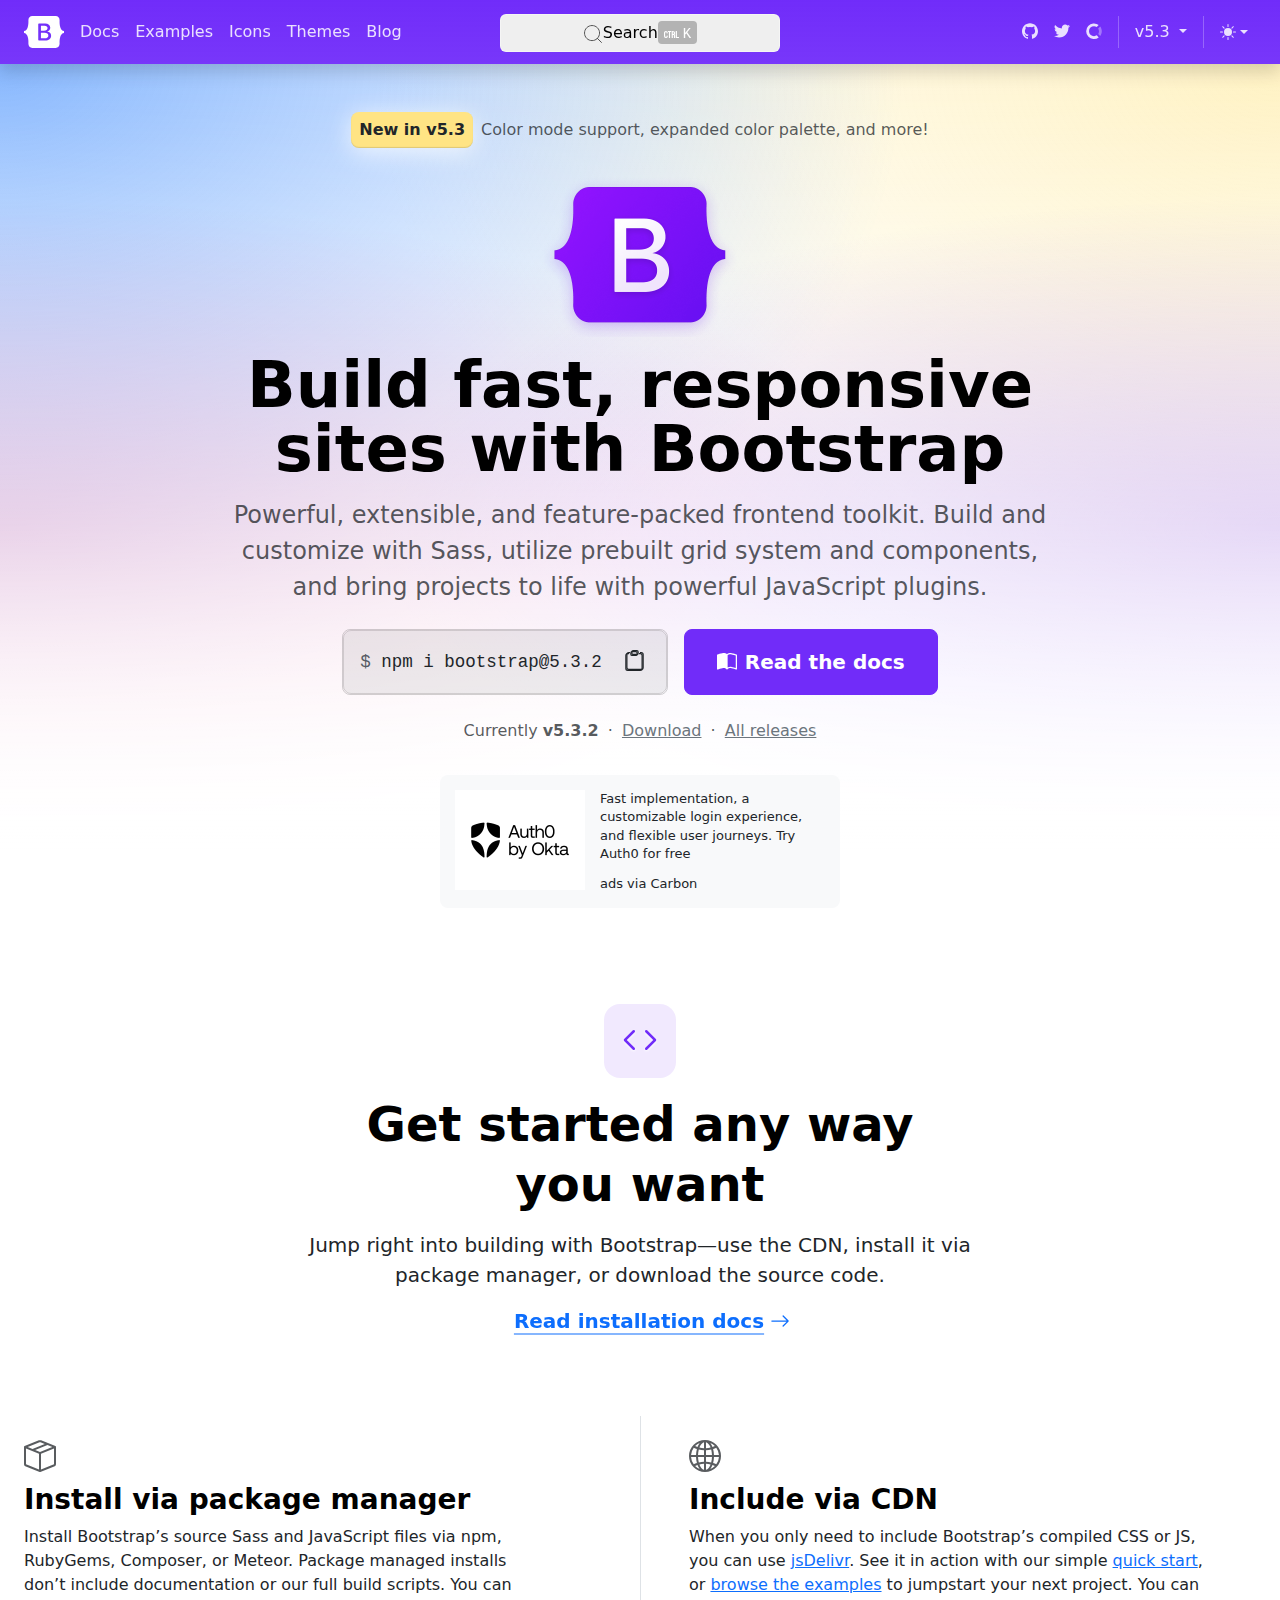
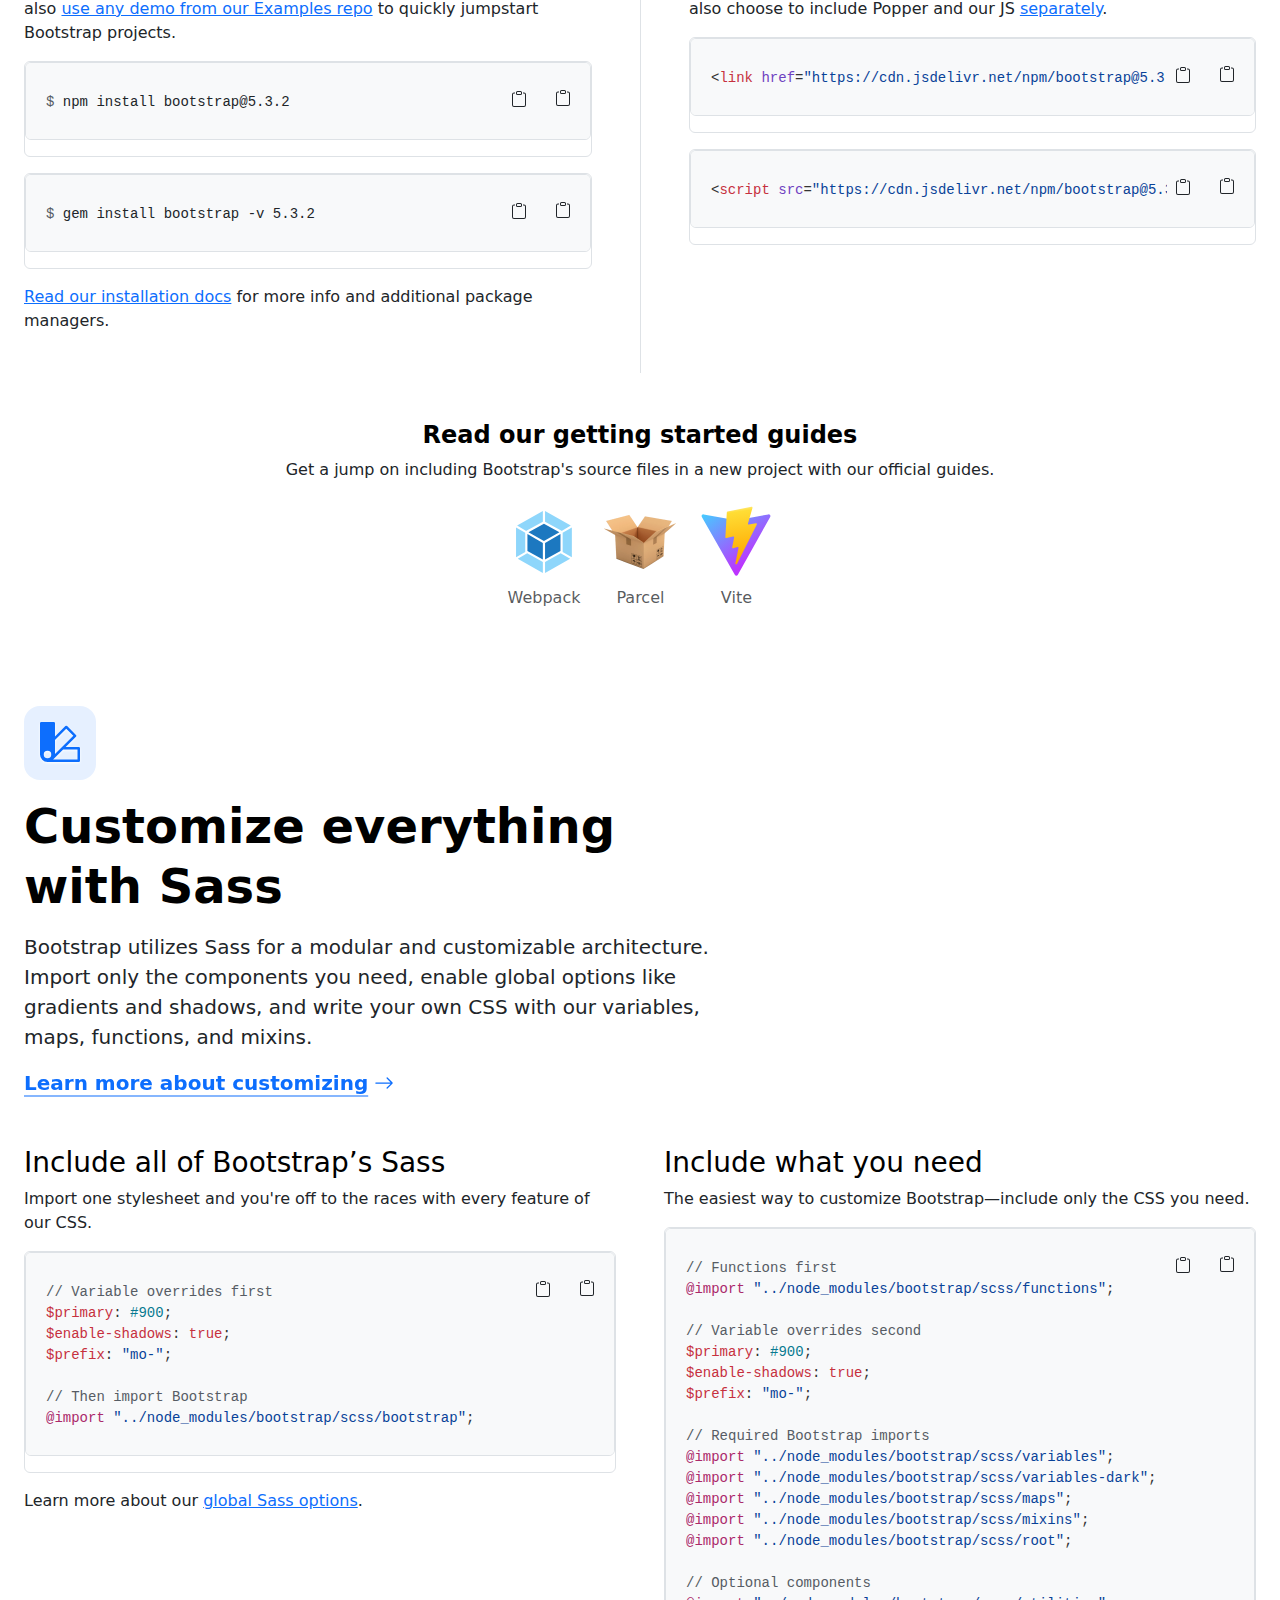
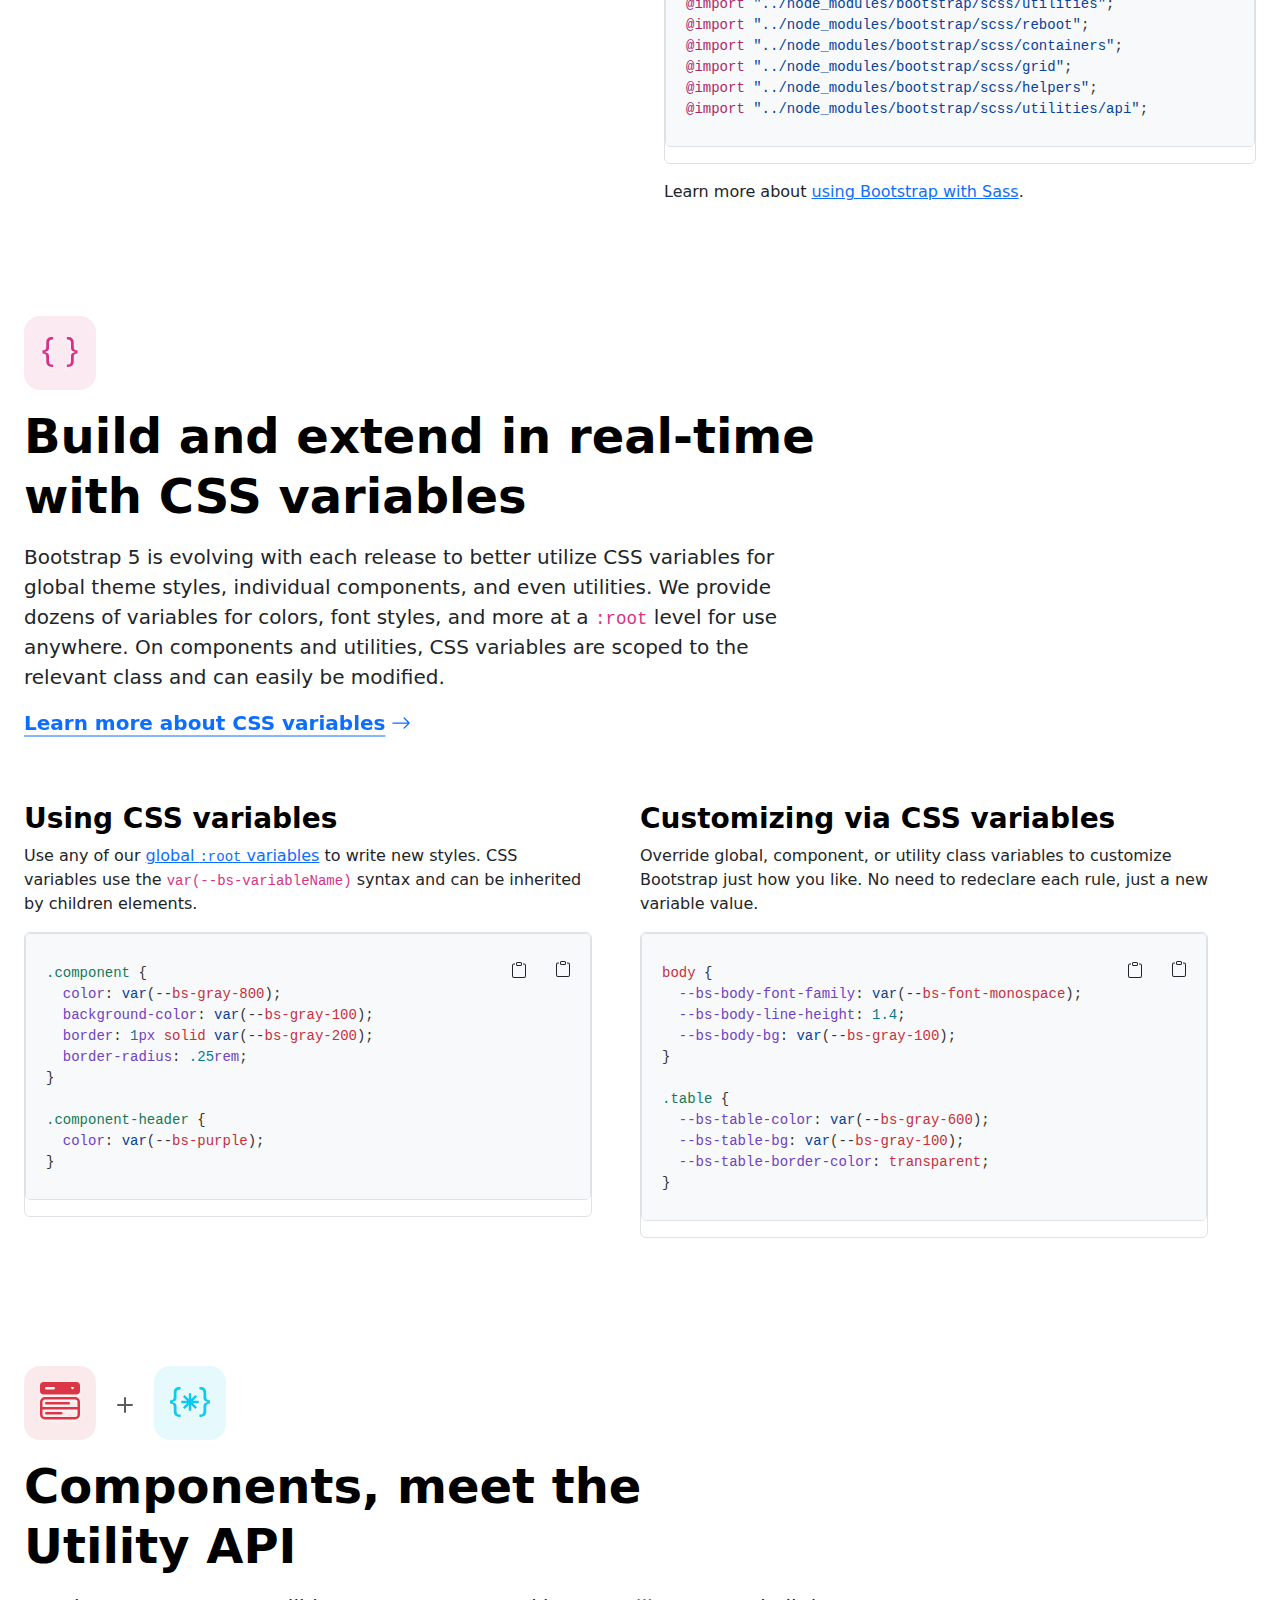
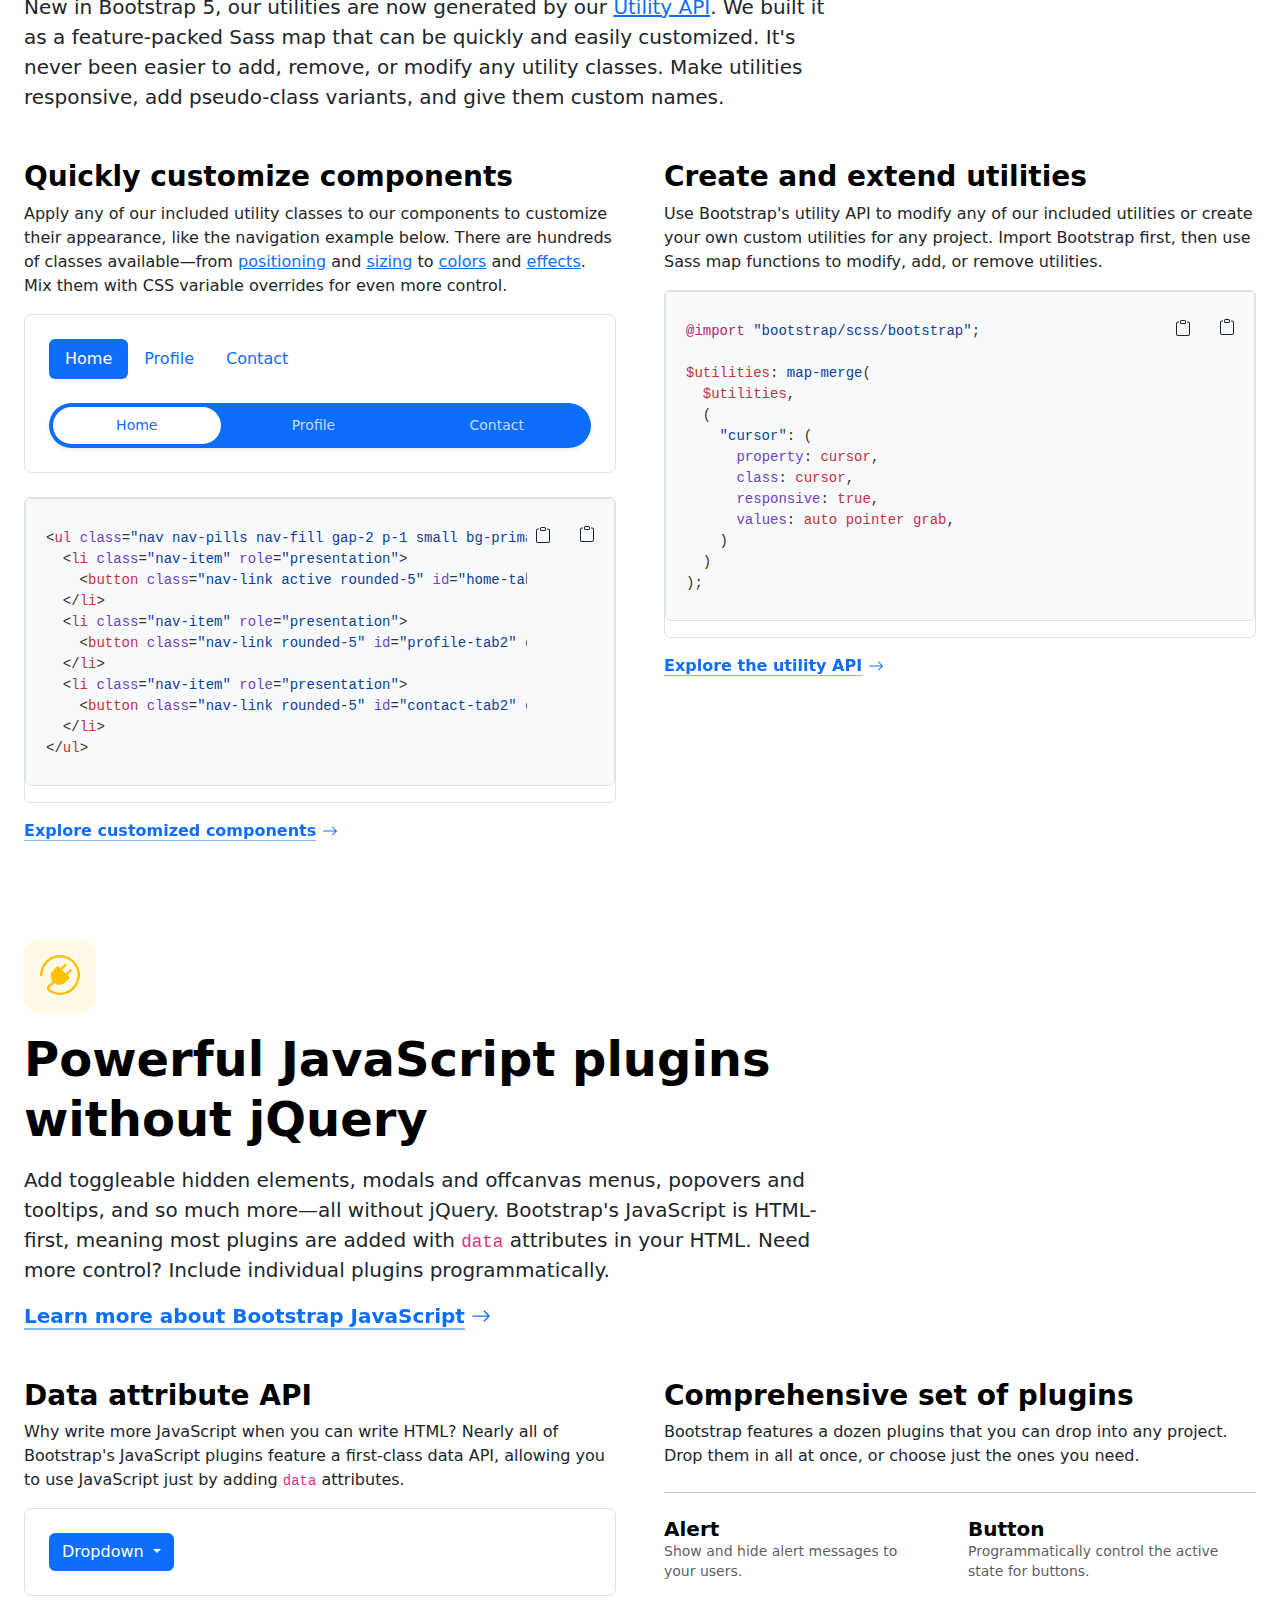
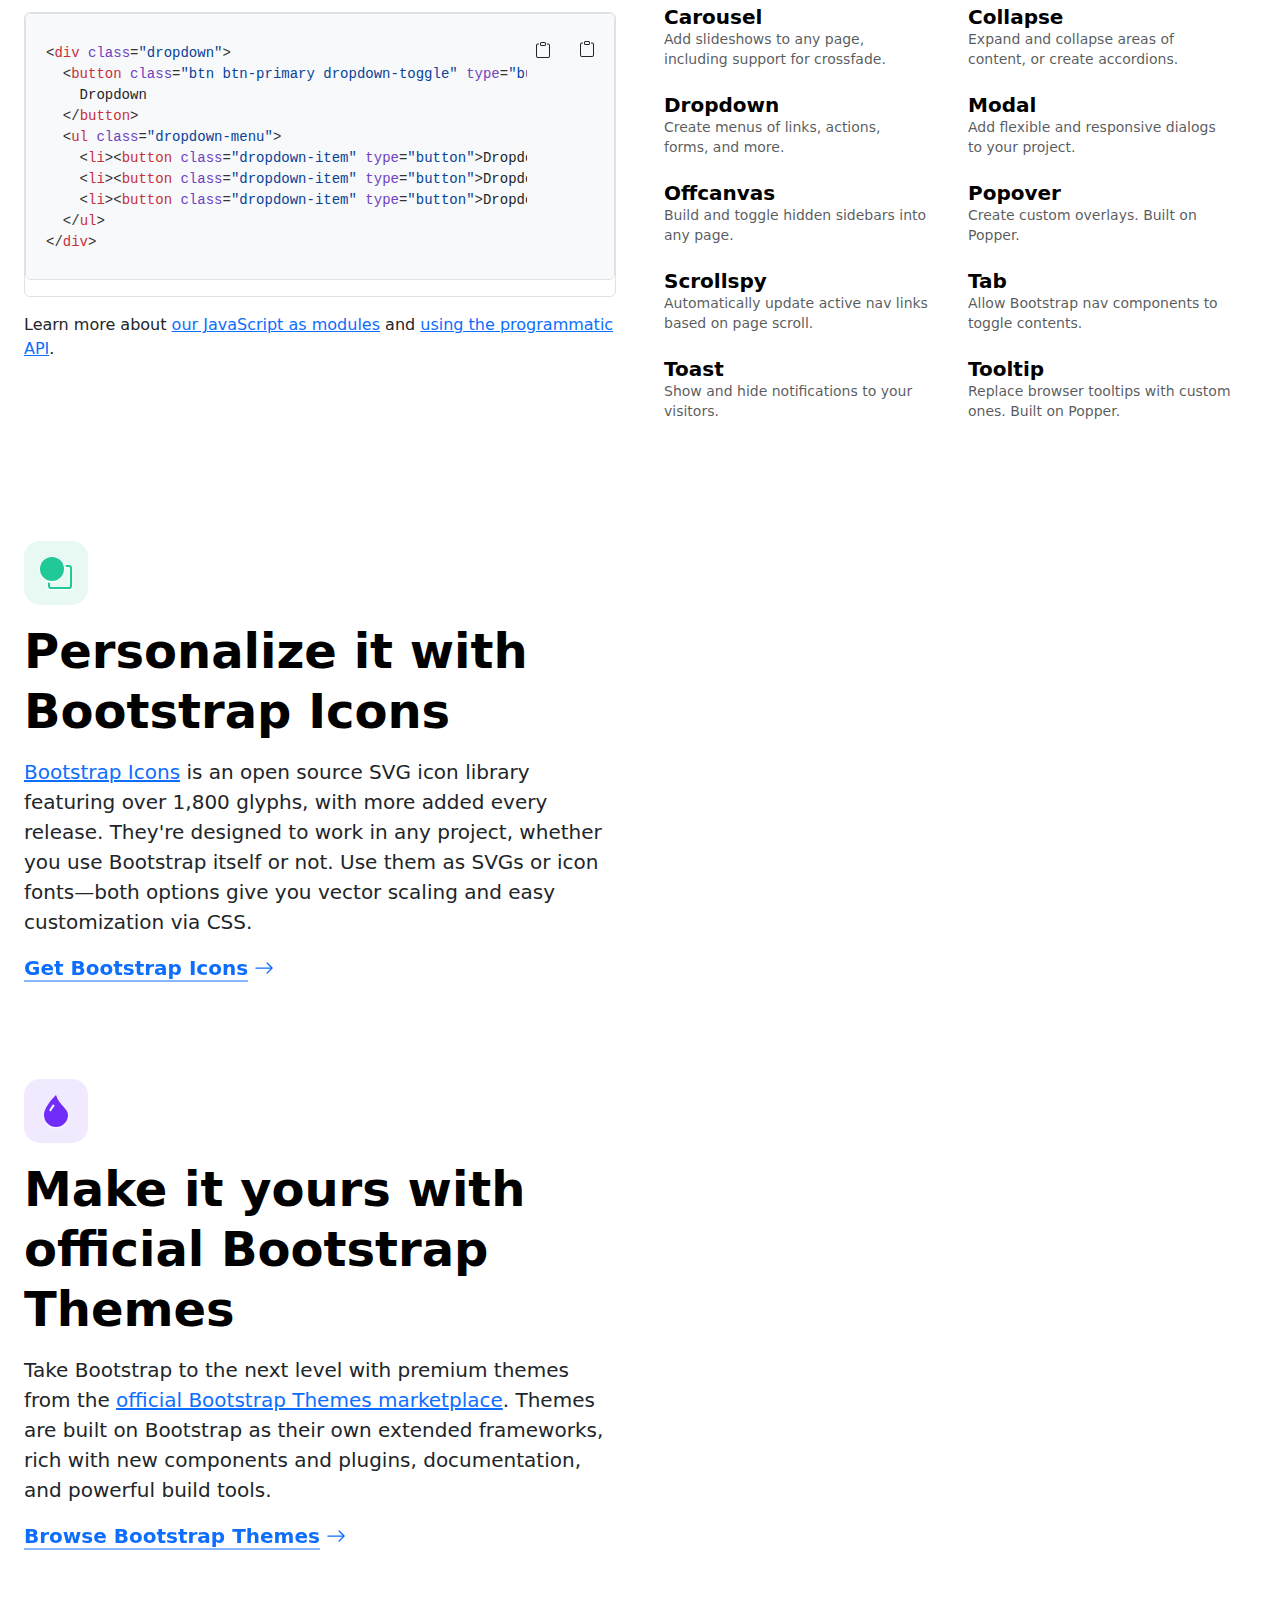
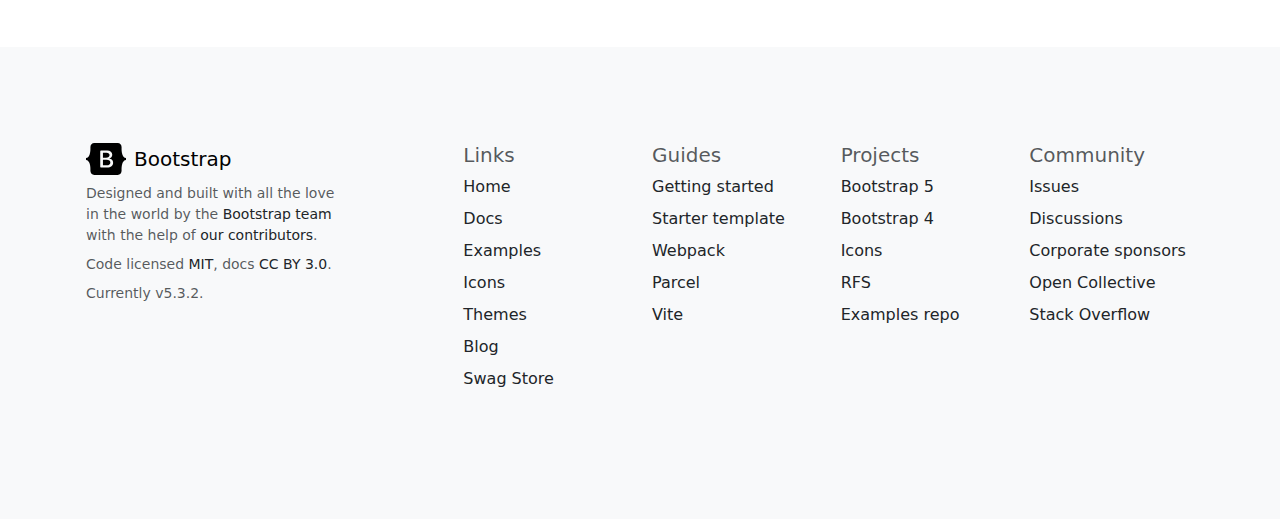
<file: html_finalprojimages/Bootstrap · The most popular HTML, CSS, and JS library in the world..html>
<!DOCTYPE html>
<!-- saved from url=(0025)https://getbootstrap.com/ -->
<html lang="en" data-bs-theme="light"><head><meta http-equiv="Content-Type" content="text/html; charset=UTF-8">
    
<meta name="viewport" content="width=device-width, initial-scale=1">
<meta name="description" content="Powerful, extensible, and feature-packed frontend toolkit. Build and customize with Sass, utilize prebuilt grid system and components, and bring projects to life with powerful JavaScript plugins.">
<meta name="author" content="Mark Otto, Jacob Thornton, and Bootstrap contributors">
<meta name="generator" content="Hugo 0.118.2">

<meta name="docsearch:language" content="en">
<meta name="docsearch:version" content="5.3">

<title>Bootstrap · The most popular HTML, CSS, and JS library in the world.</title>

<link rel="canonical" href="https://getbootstrap.com/">

<link rel="preconnect" href="https://ak7kmzkzhq-dsn.algolia.net/" crossorigin="">

<script type="text/javascript" async="" src="./Bootstrap · The most popular HTML, CSS, and JS library in the world._files/js"></script><script src="./Bootstrap · The most popular HTML, CSS, and JS library in the world._files/color-modes.js"></script>

<link rel="stylesheet" href="./Bootstrap · The most popular HTML, CSS, and JS library in the world._files/css@3">

<link href="./Bootstrap · The most popular HTML, CSS, and JS library in the world._files/bootstrap.min.css" rel="stylesheet" integrity="sha384-T3c6CoIi6uLrA9TneNEoa7RxnatzjcDSCmG1MXxSR1GAsXEV/Dwwykc2MPK8M2HN" crossorigin="anonymous">

<link href="./Bootstrap · The most popular HTML, CSS, and JS library in the world._files/docs.css" rel="stylesheet">

<!-- Favicons -->
<link rel="apple-touch-icon" href="https://getbootstrap.com/docs/5.3/assets/img/favicons/apple-touch-icon.png" sizes="180x180">
<link rel="icon" href="https://getbootstrap.com/docs/5.3/assets/img/favicons/favicon-32x32.png" sizes="32x32" type="image/png">
<link rel="icon" href="https://getbootstrap.com/docs/5.3/assets/img/favicons/favicon-16x16.png" sizes="16x16" type="image/png">
<link rel="manifest" href="https://getbootstrap.com/docs/5.3/assets/img/favicons/manifest.json">
<link rel="mask-icon" href="https://getbootstrap.com/docs/5.3/assets/img/favicons/safari-pinned-tab.svg" color="#712cf9">
<link rel="icon" href="https://getbootstrap.com/docs/5.3/assets/img/favicons/favicon.ico">
<meta name="theme-color" content="#712cf9">

<meta name="twitter:card" content="summary_large_image">
<meta name="twitter:site" content="@getbootstrap">
<meta name="twitter:creator" content="@getbootstrap">
<meta name="twitter:title" content="Bootstrap">
<meta name="twitter:description" content="Powerful, extensible, and feature-packed frontend toolkit. Build and customize with Sass, utilize prebuilt grid system and components, and bring projects to life with powerful JavaScript plugins.">
<meta name="twitter:image" content="https://getbootstrap.com/docs/5.3/assets/brand/bootstrap-social.png">

<meta property="og:url" content="https://getbootstrap.com/">
<meta property="og:title" content="Bootstrap">
<meta property="og:description" content="Powerful, extensible, and feature-packed frontend toolkit. Build and customize with Sass, utilize prebuilt grid system and components, and bring projects to life with powerful JavaScript plugins.">
<meta property="og:type" content="website">
<meta property="og:image" content="https://getbootstrap.com/docs/5.3/assets/brand/bootstrap-social.png">
<meta property="og:image:type" content="image/png">
<meta property="og:image:width" content="2000">
<meta property="og:image:height" content="1000">

<script defer="" src="./Bootstrap · The most popular HTML, CSS, and JS library in the world._files/script.js" data-site="ITUSEYJG"></script>

<script>
  window.ga=window.ga||function(){(ga.q=ga.q||[]).push(arguments)};ga.l=+new Date;
  ga('create', 'UA-146052-10', 'getbootstrap.com');
  ga('set', 'anonymizeIp', true);
  ga('send', 'pageview');
</script>
<script async="" src="./Bootstrap · The most popular HTML, CSS, and JS library in the world._files/analytics.js"></script>


  </head>
  <body data-new-gr-c-s-check-loaded="14.1148.0" data-gr-ext-installed="">
    <div class="skippy visually-hidden-focusable overflow-hidden">
  <div class="container-xl">
    <a class="d-inline-flex p-2 m-1" href="https://getbootstrap.com/#content">Skip to main content</a>
    
  </div>
</div>

    <svg xmlns="http://www.w3.org/2000/svg" class="d-none">
  <symbol id="arrow-right" viewBox="0 0 16 16">
    <path fill-rule="evenodd" d="M1 8a.5.5 0 0 1 .5-.5h11.793l-3.147-3.146a.5.5 0 0 1 .708-.708l4 4a.5.5 0 0 1 0 .708l-4 4a.5.5 0 0 1-.708-.708L13.293 8.5H1.5A.5.5 0 0 1 1 8z"></path>
  </symbol>
  <symbol id="book-half" viewBox="0 0 16 16">
    <path d="M8.5 2.687c.654-.689 1.782-.886 3.112-.752 1.234.124 2.503.523 3.388.893v9.923c-.918-.35-2.107-.692-3.287-.81-1.094-.111-2.278-.039-3.213.492V2.687zM8 1.783C7.015.936 5.587.81 4.287.94c-1.514.153-3.042.672-3.994 1.105A.5.5 0 0 0 0 2.5v11a.5.5 0 0 0 .707.455c.882-.4 2.303-.881 3.68-1.02 1.409-.142 2.59.087 3.223.877a.5.5 0 0 0 .78 0c.633-.79 1.814-1.019 3.222-.877 1.378.139 2.8.62 3.681 1.02A.5.5 0 0 0 16 13.5v-11a.5.5 0 0 0-.293-.455c-.952-.433-2.48-.952-3.994-1.105C10.413.809 8.985.936 8 1.783z"></path>
  </symbol>
  <symbol id="box-seam" viewBox="0 0 16 16">
    <path d="M8.186 1.113a.5.5 0 0 0-.372 0L1.846 3.5l2.404.961L10.404 2l-2.218-.887zm3.564 1.426L5.596 5 8 5.961 14.154 3.5l-2.404-.961zm3.25 1.7-6.5 2.6v7.922l6.5-2.6V4.24zM7.5 14.762V6.838L1 4.239v7.923l6.5 2.6zM7.443.184a1.5 1.5 0 0 1 1.114 0l7.129 2.852A.5.5 0 0 1 16 3.5v8.662a1 1 0 0 1-.629.928l-7.185 2.874a.5.5 0 0 1-.372 0L.63 13.09a1 1 0 0 1-.63-.928V3.5a.5.5 0 0 1 .314-.464L7.443.184z"></path>
  </symbol>
  <symbol id="braces" viewBox="0 0 16 16">
    <path d="M2.114 8.063V7.9c1.005-.102 1.497-.615 1.497-1.6V4.503c0-1.094.39-1.538 1.354-1.538h.273V2h-.376C3.25 2 2.49 2.759 2.49 4.352v1.524c0 1.094-.376 1.456-1.49 1.456v1.299c1.114 0 1.49.362 1.49 1.456v1.524c0 1.593.759 2.352 2.372 2.352h.376v-.964h-.273c-.964 0-1.354-.444-1.354-1.538V9.663c0-.984-.492-1.497-1.497-1.6zM13.886 7.9v.163c-1.005.103-1.497.616-1.497 1.6v1.798c0 1.094-.39 1.538-1.354 1.538h-.273v.964h.376c1.613 0 2.372-.759 2.372-2.352v-1.524c0-1.094.376-1.456 1.49-1.456V7.332c-1.114 0-1.49-.362-1.49-1.456V4.352C13.51 2.759 12.75 2 11.138 2h-.376v.964h.273c.964 0 1.354.444 1.354 1.538V6.3c0 .984.492 1.497 1.497 1.6z"></path>
  </symbol>
  <symbol id="braces-asterisk" viewBox="0 0 16 16">
    <path fill-rule="evenodd" d="M1.114 8.063V7.9c1.005-.102 1.497-.615 1.497-1.6V4.503c0-1.094.39-1.538 1.354-1.538h.273V2h-.376C2.25 2 1.49 2.759 1.49 4.352v1.524c0 1.094-.376 1.456-1.49 1.456v1.299c1.114 0 1.49.362 1.49 1.456v1.524c0 1.593.759 2.352 2.372 2.352h.376v-.964h-.273c-.964 0-1.354-.444-1.354-1.538V9.663c0-.984-.492-1.497-1.497-1.6ZM14.886 7.9v.164c-1.005.103-1.497.616-1.497 1.6v1.798c0 1.094-.39 1.538-1.354 1.538h-.273v.964h.376c1.613 0 2.372-.759 2.372-2.352v-1.524c0-1.094.376-1.456 1.49-1.456v-1.3c-1.114 0-1.49-.362-1.49-1.456V4.352C14.51 2.759 13.75 2 12.138 2h-.376v.964h.273c.964 0 1.354.444 1.354 1.538V6.3c0 .984.492 1.497 1.497 1.6ZM7.5 11.5V9.207l-1.621 1.621-.707-.707L6.792 8.5H4.5v-1h2.293L5.172 5.879l.707-.707L7.5 6.792V4.5h1v2.293l1.621-1.621.707.707L9.208 7.5H11.5v1H9.207l1.621 1.621-.707.707L8.5 9.208V11.5h-1Z"></path>
  </symbol>
  <symbol id="check2" viewBox="0 0 16 16">
    <path d="M13.854 3.646a.5.5 0 0 1 0 .708l-7 7a.5.5 0 0 1-.708 0l-3.5-3.5a.5.5 0 1 1 .708-.708L6.5 10.293l6.646-6.647a.5.5 0 0 1 .708 0z"></path>
  </symbol>
  <symbol id="chevron-expand" viewBox="0 0 16 16">
    <path fill-rule="evenodd" d="M3.646 9.146a.5.5 0 0 1 .708 0L8 12.793l3.646-3.647a.5.5 0 0 1 .708.708l-4 4a.5.5 0 0 1-.708 0l-4-4a.5.5 0 0 1 0-.708zm0-2.292a.5.5 0 0 0 .708 0L8 3.207l3.646 3.647a.5.5 0 0 0 .708-.708l-4-4a.5.5 0 0 0-.708 0l-4 4a.5.5 0 0 0 0 .708z"></path>
  </symbol>
  <symbol id="circle-half" viewBox="0 0 16 16">
    <path d="M8 15A7 7 0 1 0 8 1v14zm0 1A8 8 0 1 1 8 0a8 8 0 0 1 0 16z"></path>
  </symbol>
  <symbol id="clipboard" viewBox="0 0 16 16">
    <path d="M4 1.5H3a2 2 0 0 0-2 2V14a2 2 0 0 0 2 2h10a2 2 0 0 0 2-2V3.5a2 2 0 0 0-2-2h-1v1h1a1 1 0 0 1 1 1V14a1 1 0 0 1-1 1H3a1 1 0 0 1-1-1V3.5a1 1 0 0 1 1-1h1v-1z"></path>
    <path d="M9.5 1a.5.5 0 0 1 .5.5v1a.5.5 0 0 1-.5.5h-3a.5.5 0 0 1-.5-.5v-1a.5.5 0 0 1 .5-.5h3zm-3-1A1.5 1.5 0 0 0 5 1.5v1A1.5 1.5 0 0 0 6.5 4h3A1.5 1.5 0 0 0 11 2.5v-1A1.5 1.5 0 0 0 9.5 0h-3z"></path>
  </symbol>
  <symbol id="code" viewBox="0 0 16 16">
    <path d="M5.854 4.854a.5.5 0 1 0-.708-.708l-3.5 3.5a.5.5 0 0 0 0 .708l3.5 3.5a.5.5 0 0 0 .708-.708L2.707 8l3.147-3.146zm4.292 0a.5.5 0 0 1 .708-.708l3.5 3.5a.5.5 0 0 1 0 .708l-3.5 3.5a.5.5 0 0 1-.708-.708L13.293 8l-3.147-3.146z"></path>
  </symbol>
  <symbol id="file-earmark-richtext" viewBox="0 0 16 16">
    <path d="M14 4.5V14a2 2 0 0 1-2 2H4a2 2 0 0 1-2-2V2a2 2 0 0 1 2-2h5.5L14 4.5zm-3 0A1.5 1.5 0 0 1 9.5 3V1H4a1 1 0 0 0-1 1v12a1 1 0 0 0 1 1h8a1 1 0 0 0 1-1V4.5h-2z"></path>
    <path d="M4.5 12.5A.5.5 0 0 1 5 12h3a.5.5 0 0 1 0 1H5a.5.5 0 0 1-.5-.5zm0-2A.5.5 0 0 1 5 10h6a.5.5 0 0 1 0 1H5a.5.5 0 0 1-.5-.5zm1.639-3.708 1.33.886 1.854-1.855a.25.25 0 0 1 .289-.047l1.888.974V8.5a.5.5 0 0 1-.5.5H5a.5.5 0 0 1-.5-.5V8s1.54-1.274 1.639-1.208zM6.25 6a.75.75 0 1 0 0-1.5.75.75 0 0 0 0 1.5z"></path>
  </symbol>
  <symbol id="globe2" viewBox="0 0 16 16">
    <path d="M0 8a8 8 0 1 1 16 0A8 8 0 0 1 0 8zm7.5-6.923c-.67.204-1.335.82-1.887 1.855-.143.268-.276.56-.395.872.705.157 1.472.257 2.282.287V1.077zM4.249 3.539c.142-.384.304-.744.481-1.078a6.7 6.7 0 0 1 .597-.933A7.01 7.01 0 0 0 3.051 3.05c.362.184.763.349 1.198.49zM3.509 7.5c.036-1.07.188-2.087.436-3.008a9.124 9.124 0 0 1-1.565-.667A6.964 6.964 0 0 0 1.018 7.5h2.49zm1.4-2.741a12.344 12.344 0 0 0-.4 2.741H7.5V5.091c-.91-.03-1.783-.145-2.591-.332zM8.5 5.09V7.5h2.99a12.342 12.342 0 0 0-.399-2.741c-.808.187-1.681.301-2.591.332zM4.51 8.5c.035.987.176 1.914.399 2.741A13.612 13.612 0 0 1 7.5 10.91V8.5H4.51zm3.99 0v2.409c.91.03 1.783.145 2.591.332.223-.827.364-1.754.4-2.741H8.5zm-3.282 3.696c.12.312.252.604.395.872.552 1.035 1.218 1.65 1.887 1.855V11.91c-.81.03-1.577.13-2.282.287zm.11 2.276a6.696 6.696 0 0 1-.598-.933 8.853 8.853 0 0 1-.481-1.079 8.38 8.38 0 0 0-1.198.49 7.01 7.01 0 0 0 2.276 1.522zm-1.383-2.964A13.36 13.36 0 0 1 3.508 8.5h-2.49a6.963 6.963 0 0 0 1.362 3.675c.47-.258.995-.482 1.565-.667zm6.728 2.964a7.009 7.009 0 0 0 2.275-1.521 8.376 8.376 0 0 0-1.197-.49 8.853 8.853 0 0 1-.481 1.078 6.688 6.688 0 0 1-.597.933zM8.5 11.909v3.014c.67-.204 1.335-.82 1.887-1.855.143-.268.276-.56.395-.872A12.63 12.63 0 0 0 8.5 11.91zm3.555-.401c.57.185 1.095.409 1.565.667A6.963 6.963 0 0 0 14.982 8.5h-2.49a13.36 13.36 0 0 1-.437 3.008zM14.982 7.5a6.963 6.963 0 0 0-1.362-3.675c-.47.258-.995.482-1.565.667.248.92.4 1.938.437 3.008h2.49zM11.27 2.461c.177.334.339.694.482 1.078a8.368 8.368 0 0 0 1.196-.49 7.01 7.01 0 0 0-2.275-1.52c.218.283.418.597.597.932zm-.488 1.343a7.765 7.765 0 0 0-.395-.872C9.835 1.897 9.17 1.282 8.5 1.077V4.09c.81-.03 1.577-.13 2.282-.287z"></path>
  </symbol>
  <symbol id="grid-fill" viewBox="0 0 16 16">
    <path d="M1 2.5A1.5 1.5 0 0 1 2.5 1h3A1.5 1.5 0 0 1 7 2.5v3A1.5 1.5 0 0 1 5.5 7h-3A1.5 1.5 0 0 1 1 5.5v-3zm8 0A1.5 1.5 0 0 1 10.5 1h3A1.5 1.5 0 0 1 15 2.5v3A1.5 1.5 0 0 1 13.5 7h-3A1.5 1.5 0 0 1 9 5.5v-3zm-8 8A1.5 1.5 0 0 1 2.5 9h3A1.5 1.5 0 0 1 7 10.5v3A1.5 1.5 0 0 1 5.5 15h-3A1.5 1.5 0 0 1 1 13.5v-3zm8 0A1.5 1.5 0 0 1 10.5 9h3a1.5 1.5 0 0 1 1.5 1.5v3a1.5 1.5 0 0 1-1.5 1.5h-3A1.5 1.5 0 0 1 9 13.5v-3z"></path>
  </symbol>
  <symbol id="lightning-charge-fill" viewBox="0 0 16 16">
    <path d="M11.251.068a.5.5 0 0 1 .227.58L9.677 6.5H13a.5.5 0 0 1 .364.843l-8 8.5a.5.5 0 0 1-.842-.49L6.323 9.5H3a.5.5 0 0 1-.364-.843l8-8.5a.5.5 0 0 1 .615-.09z"></path>
  </symbol>
  <symbol id="list" viewBox="0 0 16 16">
    <path fill-rule="evenodd" d="M2.5 12a.5.5 0 0 1 .5-.5h10a.5.5 0 0 1 0 1H3a.5.5 0 0 1-.5-.5zm0-4a.5.5 0 0 1 .5-.5h10a.5.5 0 0 1 0 1H3a.5.5 0 0 1-.5-.5zm0-4a.5.5 0 0 1 .5-.5h10a.5.5 0 0 1 0 1H3a.5.5 0 0 1-.5-.5z"></path>
  </symbol>
  <symbol id="magic" viewBox="0 0 16 16">
    <path d="M9.5 2.672a.5.5 0 1 0 1 0V.843a.5.5 0 0 0-1 0v1.829Zm4.5.035A.5.5 0 0 0 13.293 2L12 3.293a.5.5 0 1 0 .707.707L14 2.707ZM7.293 4A.5.5 0 1 0 8 3.293L6.707 2A.5.5 0 0 0 6 2.707L7.293 4Zm-.621 2.5a.5.5 0 1 0 0-1H4.843a.5.5 0 1 0 0 1h1.829Zm8.485 0a.5.5 0 1 0 0-1h-1.829a.5.5 0 0 0 0 1h1.829ZM13.293 10A.5.5 0 1 0 14 9.293L12.707 8a.5.5 0 1 0-.707.707L13.293 10ZM9.5 11.157a.5.5 0 0 0 1 0V9.328a.5.5 0 0 0-1 0v1.829Zm1.854-5.097a.5.5 0 0 0 0-.706l-.708-.708a.5.5 0 0 0-.707 0L8.646 5.94a.5.5 0 0 0 0 .707l.708.708a.5.5 0 0 0 .707 0l1.293-1.293Zm-3 3a.5.5 0 0 0 0-.706l-.708-.708a.5.5 0 0 0-.707 0L.646 13.94a.5.5 0 0 0 0 .707l.708.708a.5.5 0 0 0 .707 0L8.354 9.06Z"></path>
  </symbol>
  <symbol id="menu-button-wide-fill" viewBox="0 0 16 16">
    <path d="M1.5 0A1.5 1.5 0 0 0 0 1.5v2A1.5 1.5 0 0 0 1.5 5h13A1.5 1.5 0 0 0 16 3.5v-2A1.5 1.5 0 0 0 14.5 0h-13zm1 2h3a.5.5 0 0 1 0 1h-3a.5.5 0 0 1 0-1zm9.927.427A.25.25 0 0 1 12.604 2h.792a.25.25 0 0 1 .177.427l-.396.396a.25.25 0 0 1-.354 0l-.396-.396zM0 8a2 2 0 0 1 2-2h12a2 2 0 0 1 2 2v5a2 2 0 0 1-2 2H2a2 2 0 0 1-2-2V8zm1 3v2a1 1 0 0 0 1 1h12a1 1 0 0 0 1-1v-2H1zm14-1V8a1 1 0 0 0-1-1H2a1 1 0 0 0-1 1v2h14zM2 8.5a.5.5 0 0 1 .5-.5h9a.5.5 0 0 1 0 1h-9a.5.5 0 0 1-.5-.5zm0 4a.5.5 0 0 1 .5-.5h6a.5.5 0 0 1 0 1h-6a.5.5 0 0 1-.5-.5z"></path>
  </symbol>
  <symbol id="moon-stars-fill" viewBox="0 0 16 16">
    <path d="M6 .278a.768.768 0 0 1 .08.858 7.208 7.208 0 0 0-.878 3.46c0 4.021 3.278 7.277 7.318 7.277.527 0 1.04-.055 1.533-.16a.787.787 0 0 1 .81.316.733.733 0 0 1-.031.893A8.349 8.349 0 0 1 8.344 16C3.734 16 0 12.286 0 7.71 0 4.266 2.114 1.312 5.124.06A.752.752 0 0 1 6 .278z"></path>
    <path d="M10.794 3.148a.217.217 0 0 1 .412 0l.387 1.162c.173.518.579.924 1.097 1.097l1.162.387a.217.217 0 0 1 0 .412l-1.162.387a1.734 1.734 0 0 0-1.097 1.097l-.387 1.162a.217.217 0 0 1-.412 0l-.387-1.162A1.734 1.734 0 0 0 9.31 6.593l-1.162-.387a.217.217 0 0 1 0-.412l1.162-.387a1.734 1.734 0 0 0 1.097-1.097l.387-1.162zM13.863.099a.145.145 0 0 1 .274 0l.258.774c.115.346.386.617.732.732l.774.258a.145.145 0 0 1 0 .274l-.774.258a1.156 1.156 0 0 0-.732.732l-.258.774a.145.145 0 0 1-.274 0l-.258-.774a1.156 1.156 0 0 0-.732-.732l-.774-.258a.145.145 0 0 1 0-.274l.774-.258c.346-.115.617-.386.732-.732L13.863.1z"></path>
  </symbol>
  <symbol id="palette2" viewBox="0 0 16 16">
    <path d="M0 .5A.5.5 0 0 1 .5 0h5a.5.5 0 0 1 .5.5v5.277l4.147-4.131a.5.5 0 0 1 .707 0l3.535 3.536a.5.5 0 0 1 0 .708L10.261 10H15.5a.5.5 0 0 1 .5.5v5a.5.5 0 0 1-.5.5H3a2.99 2.99 0 0 1-2.121-.879A2.99 2.99 0 0 1 0 13.044m6-.21 7.328-7.3-2.829-2.828L6 7.188v5.647zM4.5 13a1.5 1.5 0 1 0-3 0 1.5 1.5 0 0 0 3 0zM15 15v-4H9.258l-4.015 4H15zM0 .5v12.495V.5z"></path>
    <path d="M0 12.995V13a3.07 3.07 0 0 0 0-.005z"></path>
  </symbol>
  <symbol id="plugin" viewBox="0 0 16 16">
    <path fill-rule="evenodd" d="M1 8a7 7 0 1 1 2.898 5.673c-.167-.121-.216-.406-.002-.62l1.8-1.8a3.5 3.5 0 0 0 4.572-.328l1.414-1.415a.5.5 0 0 0 0-.707l-.707-.707 1.559-1.563a.5.5 0 1 0-.708-.706l-1.559 1.562-1.414-1.414 1.56-1.562a.5.5 0 1 0-.707-.706l-1.56 1.56-.707-.706a.5.5 0 0 0-.707 0L5.318 5.975a3.5 3.5 0 0 0-.328 4.571l-1.8 1.8c-.58.58-.62 1.6.121 2.137A8 8 0 1 0 0 8a.5.5 0 0 0 1 0Z"></path>
  </symbol>
  <symbol id="plus" viewBox="0 0 16 16">
    <path d="M8 4a.5.5 0 0 1 .5.5v3h3a.5.5 0 0 1 0 1h-3v3a.5.5 0 0 1-1 0v-3h-3a.5.5 0 0 1 0-1h3v-3A.5.5 0 0 1 8 4z"></path>
  </symbol>
  <symbol id="sun-fill" viewBox="0 0 16 16">
    <path d="M8 12a4 4 0 1 0 0-8 4 4 0 0 0 0 8zM8 0a.5.5 0 0 1 .5.5v2a.5.5 0 0 1-1 0v-2A.5.5 0 0 1 8 0zm0 13a.5.5 0 0 1 .5.5v2a.5.5 0 0 1-1 0v-2A.5.5 0 0 1 8 13zm8-5a.5.5 0 0 1-.5.5h-2a.5.5 0 0 1 0-1h2a.5.5 0 0 1 .5.5zM3 8a.5.5 0 0 1-.5.5h-2a.5.5 0 0 1 0-1h2A.5.5 0 0 1 3 8zm10.657-5.657a.5.5 0 0 1 0 .707l-1.414 1.415a.5.5 0 1 1-.707-.708l1.414-1.414a.5.5 0 0 1 .707 0zm-9.193 9.193a.5.5 0 0 1 0 .707L3.05 13.657a.5.5 0 0 1-.707-.707l1.414-1.414a.5.5 0 0 1 .707 0zm9.193 2.121a.5.5 0 0 1-.707 0l-1.414-1.414a.5.5 0 0 1 .707-.707l1.414 1.414a.5.5 0 0 1 0 .707zM4.464 4.465a.5.5 0 0 1-.707 0L2.343 3.05a.5.5 0 1 1 .707-.707l1.414 1.414a.5.5 0 0 1 0 .708z"></path>
  </symbol>
  <symbol id="three-dots" viewBox="0 0 16 16">
    <path d="M3 9.5a1.5 1.5 0 1 1 0-3 1.5 1.5 0 0 1 0 3zm5 0a1.5 1.5 0 1 1 0-3 1.5 1.5 0 0 1 0 3zm5 0a1.5 1.5 0 1 1 0-3 1.5 1.5 0 0 1 0 3z"></path>
  </symbol>
  <symbol id="tools" viewBox="0 0 16 16">
    <path d="M1 0 0 1l2.2 3.081a1 1 0 0 0 .815.419h.07a1 1 0 0 1 .708.293l2.675 2.675-2.617 2.654A3.003 3.003 0 0 0 0 13a3 3 0 1 0 5.878-.851l2.654-2.617.968.968-.305.914a1 1 0 0 0 .242 1.023l3.356 3.356a1 1 0 0 0 1.414 0l1.586-1.586a1 1 0 0 0 0-1.414l-3.356-3.356a1 1 0 0 0-1.023-.242L10.5 9.5l-.96-.96 2.68-2.643A3.005 3.005 0 0 0 16 3c0-.269-.035-.53-.102-.777l-2.14 2.141L12 4l-.364-1.757L13.777.102a3 3 0 0 0-3.675 3.68L7.462 6.46 4.793 3.793a1 1 0 0 1-.293-.707v-.071a1 1 0 0 0-.419-.814L1 0zm9.646 10.646a.5.5 0 0 1 .708 0l3 3a.5.5 0 0 1-.708.708l-3-3a.5.5 0 0 1 0-.708zM3 11l.471.242.529.026.287.445.445.287.026.529L5 13l-.242.471-.026.529-.445.287-.287.445-.529.026L3 15l-.471-.242L2 14.732l-.287-.445L1.268 14l-.026-.529L1 13l.242-.471.026-.529.445-.287.287-.445.529-.026L3 11z"></path>
  </symbol>
  <symbol id="ui-radios" viewBox="0 0 16 16">
    <path d="M7 2.5a.5.5 0 0 1 .5-.5h7a.5.5 0 0 1 .5.5v1a.5.5 0 0 1-.5.5h-7a.5.5 0 0 1-.5-.5v-1zM0 12a3 3 0 1 1 6 0 3 3 0 0 1-6 0zm7-1.5a.5.5 0 0 1 .5-.5h7a.5.5 0 0 1 .5.5v1a.5.5 0 0 1-.5.5h-7a.5.5 0 0 1-.5-.5v-1zm0-5a.5.5 0 0 1 .5-.5h5a.5.5 0 0 1 0 1h-5a.5.5 0 0 1-.5-.5zm0 8a.5.5 0 0 1 .5-.5h5a.5.5 0 0 1 0 1h-5a.5.5 0 0 1-.5-.5zM3 1a3 3 0 1 0 0 6 3 3 0 0 0 0-6zm0 4.5a1.5 1.5 0 1 1 0-3 1.5 1.5 0 0 1 0 3z"></path>
  </symbol>
</svg>


    <header class="navbar navbar-expand-lg bd-navbar sticky-top">
  <nav class="container-xxl bd-gutter flex-wrap flex-lg-nowrap" aria-label="Main navigation">
      <div class="d-lg-none" style="width: 4.25rem;"></div>

    <a class="navbar-brand p-0 me-0 me-lg-2" href="https://getbootstrap.com/" aria-label="Bootstrap">
      <svg xmlns="http://www.w3.org/2000/svg" width="40" height="32" class="d-block my-1" viewBox="0 0 118 94" role="img"><title>Bootstrap</title><path fill-rule="evenodd" clip-rule="evenodd" d="M24.509 0c-6.733 0-11.715 5.893-11.492 12.284.214 6.14-.064 14.092-2.066 20.577C8.943 39.365 5.547 43.485 0 44.014v5.972c5.547.529 8.943 4.649 10.951 11.153 2.002 6.485 2.28 14.437 2.066 20.577C12.794 88.106 17.776 94 24.51 94H93.5c6.733 0 11.714-5.893 11.491-12.284-.214-6.14.064-14.092 2.066-20.577 2.009-6.504 5.396-10.624 10.943-11.153v-5.972c-5.547-.529-8.934-4.649-10.943-11.153-2.002-6.484-2.28-14.437-2.066-20.577C105.214 5.894 100.233 0 93.5 0H24.508zM80 57.863C80 66.663 73.436 72 62.543 72H44a2 2 0 01-2-2V24a2 2 0 012-2h18.437c9.083 0 15.044 4.92 15.044 12.474 0 5.302-4.01 10.049-9.119 10.88v.277C75.317 46.394 80 51.21 80 57.863zM60.521 28.34H49.948v14.934h8.905c6.884 0 10.68-2.772 10.68-7.727 0-4.643-3.264-7.207-9.012-7.207zM49.948 49.2v16.458H60.91c7.167 0 10.964-2.876 10.964-8.281 0-5.406-3.903-8.178-11.425-8.178H49.948z" fill="currentColor"></path></svg>
    </a>

    <div class="d-flex">
      <div class="bd-search" id="docsearch" data-bd-docs-version="5.3"><button type="button" class="DocSearch DocSearch-Button" aria-label="Search"><span class="DocSearch-Button-Container"><svg width="20" height="20" class="DocSearch-Search-Icon" viewBox="0 0 20 20"><path d="M14.386 14.386l4.0877 4.0877-4.0877-4.0877c-2.9418 2.9419-7.7115 2.9419-10.6533 0-2.9419-2.9418-2.9419-7.7115 0-10.6533 2.9418-2.9419 7.7115-2.9419 10.6533 0 2.9419 2.9418 2.9419 7.7115 0 10.6533z" stroke="currentColor" fill="none" fill-rule="evenodd" stroke-linecap="round" stroke-linejoin="round"></path></svg><span class="DocSearch-Button-Placeholder">Search</span></span><span class="DocSearch-Button-Keys"><kbd class="DocSearch-Button-Key">⌘</kbd><kbd class="DocSearch-Button-Key">K</kbd></span></button></div>

      <button class="navbar-toggler d-flex d-lg-none order-3 p-2" type="button" data-bs-toggle="offcanvas" data-bs-target="#bdNavbar" aria-controls="bdNavbar" aria-label="Toggle navigation">
        <svg class="bi" aria-hidden="true"><use xlink:href="#three-dots"></use></svg>
      </button>
    </div>

    <div class="offcanvas-lg offcanvas-end flex-grow-1" tabindex="-1" id="bdNavbar" aria-labelledby="bdNavbarOffcanvasLabel" data-bs-scroll="true">
      <div class="offcanvas-header px-4 pb-0">
        <h5 class="offcanvas-title text-white" id="bdNavbarOffcanvasLabel">Bootstrap</h5>
        <button type="button" class="btn-close btn-close-white" data-bs-dismiss="offcanvas" aria-label="Close" data-bs-target="#bdNavbar"></button>
      </div>

      <div class="offcanvas-body p-4 pt-0 p-lg-0">
        <hr class="d-lg-none text-white-50">
        <ul class="navbar-nav flex-row flex-wrap bd-navbar-nav">
          <li class="nav-item col-6 col-lg-auto">
            <a class="nav-link py-2 px-0 px-lg-2" href="https://getbootstrap.com/docs/5.3/getting-started/introduction/" onclick="ga(&#39;send&#39;, &#39;event&#39;, &#39;Navbar&#39;, &#39;Community links&#39;, &#39;Docs&#39;);">Docs</a>
          </li>
          <li class="nav-item col-6 col-lg-auto">
            <a class="nav-link py-2 px-0 px-lg-2" href="https://getbootstrap.com/docs/5.3/examples/" onclick="ga(&#39;send&#39;, &#39;event&#39;, &#39;Navbar&#39;, &#39;Community links&#39;, &#39;Examples&#39;);">Examples</a>
          </li>
          <li class="nav-item col-6 col-lg-auto">
            <a class="nav-link py-2 px-0 px-lg-2" href="https://icons.getbootstrap.com/" onclick="ga(&#39;send&#39;, &#39;event&#39;, &#39;Navbar&#39;, &#39;Community links&#39;, &#39;Icons&#39;);" target="_blank" rel="noopener">Icons</a>
          </li>
          <li class="nav-item col-6 col-lg-auto">
            <a class="nav-link py-2 px-0 px-lg-2" href="https://themes.getbootstrap.com/" onclick="ga(&#39;send&#39;, &#39;event&#39;, &#39;Navbar&#39;, &#39;Community links&#39;, &#39;Themes&#39;);" target="_blank" rel="noopener">Themes</a>
          </li>
          <li class="nav-item col-6 col-lg-auto">
            <a class="nav-link py-2 px-0 px-lg-2" href="https://blog.getbootstrap.com/" onclick="ga(&#39;send&#39;, &#39;event&#39;, &#39;Navbar&#39;, &#39;Community links&#39;, &#39;Blog&#39;);" target="_blank" rel="noopener">Blog</a>
          </li>
        </ul>

        <hr class="d-lg-none text-white-50">

        <ul class="navbar-nav flex-row flex-wrap ms-md-auto">
          <li class="nav-item col-6 col-lg-auto">
            <a class="nav-link py-2 px-0 px-lg-2" href="https://github.com/twbs" target="_blank" rel="noopener">
              <svg xmlns="http://www.w3.org/2000/svg" width="16" height="16" class="navbar-nav-svg" viewBox="0 0 512 499.36" role="img"><title>GitHub</title><path fill="currentColor" fill-rule="evenodd" d="M256 0C114.64 0 0 114.61 0 256c0 113.09 73.34 209 175.08 242.9 12.8 2.35 17.47-5.56 17.47-12.34 0-6.08-.22-22.18-.35-43.54-71.2 15.49-86.2-34.34-86.2-34.34-11.64-29.57-28.42-37.45-28.42-37.45-23.27-15.84 1.73-15.55 1.73-15.55 25.69 1.81 39.21 26.38 39.21 26.38 22.84 39.12 59.92 27.82 74.5 21.27 2.33-16.54 8.94-27.82 16.25-34.22-56.84-6.43-116.6-28.43-116.6-126.49 0-27.95 10-50.8 26.35-68.69-2.63-6.48-11.42-32.5 2.51-67.75 0 0 21.49-6.88 70.4 26.24a242.65 242.65 0 0 1 128.18 0c48.87-33.13 70.33-26.24 70.33-26.24 14 35.25 5.18 61.27 2.55 67.75 16.41 17.9 26.31 40.75 26.31 68.69 0 98.35-59.85 120-116.88 126.32 9.19 7.9 17.38 23.53 17.38 47.41 0 34.22-.31 61.83-.31 70.23 0 6.85 4.61 14.81 17.6 12.31C438.72 464.97 512 369.08 512 256.02 512 114.62 397.37 0 256 0z"></path></svg>
              <small class="d-lg-none ms-2">GitHub</small>
            </a>
          </li>
          <li class="nav-item col-6 col-lg-auto">
            <a class="nav-link py-2 px-0 px-lg-2" href="https://twitter.com/getbootstrap" target="_blank" rel="noopener">
              <svg xmlns="http://www.w3.org/2000/svg" width="16" height="16" class="navbar-nav-svg" viewBox="0 0 512 416.32" role="img"><title>Twitter</title><path fill="currentColor" d="M160.83 416.32c193.2 0 298.92-160.22 298.92-298.92 0-4.51 0-9-.2-13.52A214 214 0 0 0 512 49.38a212.93 212.93 0 0 1-60.44 16.6 105.7 105.7 0 0 0 46.3-58.19 209 209 0 0 1-66.79 25.37 105.09 105.09 0 0 0-181.73 71.91 116.12 116.12 0 0 0 2.66 24c-87.28-4.3-164.73-46.3-216.56-109.82A105.48 105.48 0 0 0 68 159.6a106.27 106.27 0 0 1-47.53-13.11v1.43a105.28 105.28 0 0 0 84.21 103.06 105.67 105.67 0 0 1-47.33 1.84 105.06 105.06 0 0 0 98.14 72.94A210.72 210.72 0 0 1 25 370.84a202.17 202.17 0 0 1-25-1.43 298.85 298.85 0 0 0 160.83 46.92"></path></svg>
              <small class="d-lg-none ms-2">Twitter</small>
            </a>
          </li>
          <li class="nav-item col-6 col-lg-auto">
            <a class="nav-link py-2 px-0 px-lg-2" href="https://opencollective.com/bootstrap" target="_blank" rel="noopener">
              <svg xmlns="http://www.w3.org/2000/svg" width="16" height="16" fill="currentColor" fill-rule="evenodd" class="navbar-nav-svg" viewBox="0 0 40 41" role="img"><title>Open Collective</title><path fill-opacity=".4" d="M32.8 21c0 2.4-.8 4.9-2 6.9l5.1 5.1c2.5-3.4 4.1-7.6 4.1-12 0-4.6-1.6-8.8-4-12.2L30.7 14c1.2 2 2 4.3 2 7z"></path><path d="M20 33.7a12.8 12.8 0 0 1 0-25.6c2.6 0 5 .7 7 2.1L32 5a20 20 0 1 0 .1 31.9l-5-5.2a13 13 0 0 1-7 2z"></path></svg>
              <small class="d-lg-none ms-2">Open Collective</small>
            </a>
          </li>
          <li class="nav-item py-2 py-lg-1 col-12 col-lg-auto">
            <div class="vr d-none d-lg-flex h-100 mx-lg-2 text-white"></div>
            <hr class="d-lg-none my-2 text-white-50">
          </li>

          

<li class="nav-item dropdown">
  <button type="button" class="btn btn-link nav-link py-2 px-0 px-lg-2 dropdown-toggle" data-bs-toggle="dropdown" aria-expanded="false" data-bs-display="static">
    <span class="d-lg-none" aria-hidden="true">Bootstrap</span><span class="visually-hidden">Bootstrap&nbsp;</span> v5.3 <span class="visually-hidden">(switch to other versions)</span>
  </button>
  <ul class="dropdown-menu dropdown-menu-end">
    <li><h6 class="dropdown-header">v5 releases</h6></li>
    <li>
      <a class="dropdown-item d-flex align-items-center justify-content-between active" aria-current="true" href="https://getbootstrap.com/">
        Latest (5.3.x)
        <svg class="bi"><use xlink:href="#check2"></use></svg>
      </a>
    </li>
    <li>
        <a class="dropdown-item" href="https://getbootstrap.com/docs/5.2/">v5.2.3</a>
    </li>
    <li>
        <a class="dropdown-item" href="https://getbootstrap.com/docs/5.1/">v5.1.3</a>
    </li>
    <li>
        <a class="dropdown-item" href="https://getbootstrap.com/docs/5.0/">v5.0.2</a>
    </li>
    <li><hr class="dropdown-divider"></li>
    <li><h6 class="dropdown-header">Previous releases</h6></li>
    <li><a class="dropdown-item" href="https://getbootstrap.com/docs/4.6/">v4.6.x</a></li>
    <li><a class="dropdown-item" href="https://getbootstrap.com/docs/3.4/">v3.4.1</a></li>
    <li><a class="dropdown-item" href="https://getbootstrap.com/2.3.2/">v2.3.2</a></li>
    <li><hr class="dropdown-divider"></li>
    <li><a class="dropdown-item" href="https://getbootstrap.com/docs/versions/">All versions</a></li>
  </ul>
</li>


          <li class="nav-item py-2 py-lg-1 col-12 col-lg-auto">
            <div class="vr d-none d-lg-flex h-100 mx-lg-2 text-white"></div>
            <hr class="d-lg-none my-2 text-white-50">
          </li>

          <li class="nav-item dropdown">
            <button class="btn btn-link nav-link py-2 px-0 px-lg-2 dropdown-toggle d-flex align-items-center" id="bd-theme" type="button" aria-expanded="false" data-bs-toggle="dropdown" data-bs-display="static" aria-label="Toggle theme (light)">
              <svg class="bi my-1 theme-icon-active"><use href="#sun-fill"></use></svg>
              <span class="d-lg-none ms-2" id="bd-theme-text">Toggle theme</span>
            </button>
            <ul class="dropdown-menu dropdown-menu-end" aria-labelledby="bd-theme-text">
              <li>
                <button type="button" class="dropdown-item d-flex align-items-center active" data-bs-theme-value="light" aria-pressed="true">
                  <svg class="bi me-2 opacity-50 theme-icon"><use href="#sun-fill"></use></svg>
                  Light
                  <svg class="bi ms-auto d-none"><use href="#check2"></use></svg>
                </button>
              </li>
              <li>
                <button type="button" class="dropdown-item d-flex align-items-center" data-bs-theme-value="dark" aria-pressed="false">
                  <svg class="bi me-2 opacity-50 theme-icon"><use href="#moon-stars-fill"></use></svg>
                  Dark
                  <svg class="bi ms-auto d-none"><use href="#check2"></use></svg>
                </button>
              </li>
              <li>
                <button type="button" class="dropdown-item d-flex align-items-center" data-bs-theme-value="auto" aria-pressed="false">
                  <svg class="bi me-2 opacity-50 theme-icon"><use href="#circle-half"></use></svg>
                  Auto
                  <svg class="bi ms-auto d-none"><use href="#check2"></use></svg>
                </button>
              </li>
            </ul>
          </li>
        </ul>
      </div>
    </div>
  </nav>
</header>


    
  <main>
    <div class="bd-masthead mb-3" id="content">
  <div class="container-xxl bd-gutter">
    <div class="col-md-8 mx-auto text-center">
      <a class="d-flex flex-column flex-lg-row justify-content-center align-items-center mb-4 text-dark lh-sm text-decoration-none" href="https://blog.getbootstrap.com/">
        <strong class="d-sm-inline-block p-2 me-2 mb-2 mb-lg-0 rounded-3 masthead-notice">New in v5.3</strong>
        <span class="text-body-secondary">Color mode support, expanded color palette, and more!</span>
      </a>
      <img src="./Bootstrap · The most popular HTML, CSS, and JS library in the world._files/bootstrap-logo-shadow.png" width="200" height="165" alt="Bootstrap" class="d-none d-sm-block mx-auto mb-3">
      <h1 class="mb-3 fw-semibold lh-1">Build fast, responsive sites with&nbsp;Bootstrap</h1>
      <p class="lead mb-4">
        Powerful, extensible, and feature-packed frontend toolkit. Build and customize with Sass, utilize prebuilt grid system and components, and bring projects to life with powerful JavaScript plugins.
      </p>
      <div class="d-flex flex-column flex-lg-row align-items-md-stretch justify-content-md-center gap-3 mb-4">
        <div class="d-inline-block v-align-middle fs-5">
          <div class="bd-code-snippet">  <div class="bd-clipboard">    <button type="button" class="btn-clipboard">      <svg class="bi" role="img" aria-label="Copy"><use xlink:href="#clipboard"></use></svg>    </button>  </div><div class="highlight"><pre tabindex="0" class="chroma"><code class="language-sh" data-lang="sh"><span class="line"><span class="cl">npm i bootstrap@5.3.2</span></span></code></pre></div></div>
        </div>
        <a href="https://getbootstrap.com/docs/5.3/getting-started/introduction/" class="btn btn-lg bd-btn-lg btn-bd-primary d-flex align-items-center justify-content-center fw-semibold" onclick="ga(&#39;send&#39;, &#39;event&#39;, &#39;Jumbotron actions&#39;, &#39;Get started&#39;, &#39;Get started&#39;);">
          <svg class="bi me-2" aria-hidden="true"><use xlink:href="#book-half"></use></svg>
          Read the docs
        </a>
      </div>
      <p class="text-body-secondary mb-0">
        Currently <strong>v5.3.2</strong>
        <span class="px-1">·</span>
        <a href="https://getbootstrap.com/docs/5.3/getting-started/download/" class="link-secondary">Download</a>
        <span class="px-1">·</span>
        <a href="https://getbootstrap.com/docs/versions/" class="link-secondary text-nowrap">All releases</a>
      </p>
      <script async="" src="./Bootstrap · The most popular HTML, CSS, and JS library in the world._files/carbon.js" id="_carbonads_js"></script><div id="carbonads"><span>

<span class="carbon-wrap">
	<a href="https://srv.carbonads.net/ads/click/x/GTND427ECESDEKJYCWB4YKQUCTBD553JCASI6Z3JCAYDVK37C6SD5KJKCW7D423JCE7ILK7UC6AIT2QUCVSDE53KC6SIT23NCYBDEK3EHJNCLSIZ" class="carbon-img" target="_blank" rel="noopener sponsored">
		<img src="./Bootstrap · The most popular HTML, CSS, and JS library in the world._files/9cd3491d00d3b366bda052d1b7c8facf1920b5e2" alt="ads via Carbon" border="0" height="100" width="130" data-no-statview="no" style="max-width: 130px;">
	</a>
	<a href="https://srv.carbonads.net/ads/click/x/GTND427ECESDEKJYCWB4YKQUCTBD553JCASI6Z3JCAYDVK37C6SD5KJKCW7D423JCE7ILK7UC6AIT2QUCVSDE53KC6SIT23NCYBDEK3EHJNCLSIZ" class="carbon-text" target="_blank" rel="noopener sponsored">
		Fast implementation, a customizable login experience, and flexible user journeys. Try Auth0 for free
	</a>
</span>
<a href="http://carbonads.net/?utm_source=getbootstrapcom&amp;utm_medium=ad_via_link&amp;utm_campaign=in_unit&amp;utm_term=carbon" class="carbon-poweredby" target="_blank" rel="noopener sponsored">ads via Carbon</a>
</span></div>

    </div>
  </div>
</div>

    <div class="container-xxl bd-gutter masthead-followup">
      <div class="col-lg-7 mx-auto pb-3 mb-3 mb-md-5 text-md-center">
  <div class="masthead-followup-icon d-inline-block mb-3" style="--bg-rgb: var(--bd-violet-rgb);">
    <svg class="bi fs-1"><use xlink:href="#code"></use></svg>
  </div>
  <h2 class="display-5 mb-3 fw-semibold lh-sm">Get started any way you&nbsp;want</h2>
  <p class="lead fw-normal">
    Jump right into building with Bootstrap—use the CDN, install it via package manager, or download the source code.
  </p>
  <p class="d-flex justify-content-md-start justify-content-md-center lead fw-normal">
    <a href="https://getbootstrap.com/docs/5.3/getting-started/download/" class="icon-link icon-link-hover fw-semibold ps-md-4">
      Read installation docs
      <svg class="bi"><use xlink:href="#arrow-right"></use></svg>
    </a>
  </p>
</div>

<section class="row g-3 g-md-5 mb-5 pb-5 justify-content-center">
  <div class="col-lg-6 py-lg-4 pe-lg-5">
    <svg class="bi mb-2 fs-2 text-body-secondary"><use xlink:href="#box-seam"></use></svg>
    <h3 class="fw-semibold">Install via package manager</h3>
    <p class="pe-lg-5">
      Install Bootstrap’s source Sass and JavaScript files via npm, RubyGems, Composer, or Meteor. Package managed installs don’t include documentation or our full build scripts. You can also <a href="https://github.com/twbs/examples/">use any demo from our Examples repo</a> to quickly jumpstart Bootstrap projects.
    </p>
    <div class="bd-code-snippet">  <div class="bd-clipboard">    <button type="button" class="btn-clipboard">      <svg class="bi" role="img" aria-label="Copy"><use xlink:href="#clipboard"></use></svg>    </button>  </div><div class="highlight"><pre tabindex="0" class="chroma"><code class="language-sh" data-lang="sh"><span class="line"><span class="cl">npm install bootstrap@5.3.2</span></span></code></pre></div></div>
    <div class="bd-code-snippet">  <div class="bd-clipboard">    <button type="button" class="btn-clipboard">      <svg class="bi" role="img" aria-label="Copy"><use xlink:href="#clipboard"></use></svg>    </button>  </div><div class="highlight"><pre tabindex="0" class="chroma"><code class="language-sh" data-lang="sh"><span class="line"><span class="cl">gem install bootstrap -v 5.3.2</span></span></code></pre></div></div>
    <p>
      <a href="https://getbootstrap.com/docs/5.3/getting-started/download/">Read our installation docs</a> for more info and additional package managers.
    </p>
  </div>
  <div class="col-lg-6 py-lg-4 ps-lg-5 border-lg-start">
    <svg class="bi mb-2 fs-2 text-body-secondary"><use xlink:href="#globe2"></use></svg>
    <h3 class="fw-semibold">Include via CDN</h3>
    <p class="pe-lg-5">
      When you only need to include Bootstrap’s compiled CSS or JS, you can use <a href="https://www.jsdelivr.com/package/npm/bootstrap">jsDelivr</a>. See it in action with our simple <a href="https://getbootstrap.com/docs/5.3/getting-started/introduction/#quick-start">quick start</a>, or <a href="https://getbootstrap.com/docs/5.3/examples/">browse the examples</a> to jumpstart your next project. You can also choose to include Popper and our JS <a href="https://getbootstrap.com/docs/5.3/getting-started/introduction/#separate">separately</a>.
    </p>
    <div class="bd-code-snippet">  <div class="bd-clipboard">    <button type="button" class="btn-clipboard">      <svg class="bi" role="img" aria-label="Copy"><use xlink:href="#clipboard"></use></svg>    </button>  </div><div class="highlight"><pre tabindex="0" class="chroma"><code class="language-html" data-lang="html"><span class="line"><span class="cl"><span class="p">&lt;</span><span class="nt">link</span> <span class="na">href</span><span class="o">=</span><span class="s">"https://cdn.jsdelivr.net/npm/bootstrap@5.3.2/dist/css/bootstrap.min.css"</span> <span class="na">rel</span><span class="o">=</span><span class="s">"stylesheet"</span> <span class="na">integrity</span><span class="o">=</span><span class="s">"sha384-T3c6CoIi6uLrA9TneNEoa7RxnatzjcDSCmG1MXxSR1GAsXEV/Dwwykc2MPK8M2HN"</span> <span class="na">crossorigin</span><span class="o">=</span><span class="s">"anonymous"</span><span class="p">&gt;</span></span></span></code></pre></div></div>
    <div class="bd-code-snippet">  <div class="bd-clipboard">    <button type="button" class="btn-clipboard">      <svg class="bi" role="img" aria-label="Copy"><use xlink:href="#clipboard"></use></svg>    </button>  </div><div class="highlight"><pre tabindex="0" class="chroma"><code class="language-html" data-lang="html"><span class="line"><span class="cl"><span class="p">&lt;</span><span class="nt">script</span> <span class="na">src</span><span class="o">=</span><span class="s">"https://cdn.jsdelivr.net/npm/bootstrap@5.3.2/dist/js/bootstrap.bundle.min.js"</span> <span class="na">integrity</span><span class="o">=</span><span class="s">"sha384-C6RzsynM9kWDrMNeT87bh95OGNyZPhcTNXj1NW7RuBCsyN/o0jlpcV8Qyq46cDfL"</span> <span class="na">crossorigin</span><span class="o">=</span><span class="s">"anonymous"</span><span class="p">&gt;&lt;/</span><span class="nt">script</span><span class="p">&gt;</span></span></span></code></pre></div></div>
  </div>

  <div class="col-md-8 mx-auto text-center">
    <h4 class="fw-semibold">Read our getting started guides</h4>
    <p>Get a jump on including Bootstrap's source files in a new project with our official guides.</p>
    <div class="d-flex flex-wrap align-items-center justify-content-center gap-4 mt-4">
      <a class="d-flex flex-column align-items-center text-decoration-none animate-img" href="https://getbootstrap.com/docs/5.3/getting-started/webpack">
        <img class="d-block mb-2" src="./Bootstrap · The most popular HTML, CSS, and JS library in the world._files/webpack.svg" alt="" width="72" height="72" loading="lazy">
        <span class="text-body-secondary">Webpack</span>
      </a>
      <a class="d-flex flex-column align-items-center text-decoration-none animate-img" href="https://getbootstrap.com/docs/5.3/getting-started/parcel">
        <img class="d-block mb-2" src="./Bootstrap · The most popular HTML, CSS, and JS library in the world._files/parcel.png" alt="" width="72" height="72" loading="lazy">
        <span class="text-body-secondary">Parcel</span>
      </a>
      <a class="d-flex flex-column align-items-center text-decoration-none animate-img" href="https://getbootstrap.com/docs/5.3/getting-started/vite">
        <img class="d-block mb-2" src="./Bootstrap · The most popular HTML, CSS, and JS library in the world._files/vite.svg" alt="" width="72" height="72" loading="lazy">
        <span class="text-body-secondary">Vite</span>
      </a>
    </div>
  </div>
</section>

      <section class="col-lg-7 mb-5">
  <div class="masthead-followup-icon d-inline-block mb-3" style="--bg-rgb: var(--bs-primary-rgb);">
    <svg class="bi fs-1"><use xlink:href="#palette2"></use></svg>
  </div>
  <h2 class="display-5 mb-3 fw-semibold lh-sm">Customize everything with&nbsp;Sass</h2>
  <p class="lead fw-normal">
    Bootstrap utilizes Sass for a modular and customizable architecture. Import only the components you need, enable global options like gradients and shadows, and write your own CSS with our variables, maps, functions, and mixins.
  </p>
  <p class="d-flex justify-content-start lead fw-normal">
    <a href="https://getbootstrap.com/docs/5.3/customize/overview/" class="icon-link icon-link-hover fw-semibold">
      Learn more about customizing
      <svg class="bi"><use xlink:href="#arrow-right"></use></svg>
    </a>
  </p>
</section>

<section class="row g-md-5 mb-5 pb-md-5">
  <div class="col-lg-6">
    <h3>Include all of Bootstrap’s Sass</h3>
    <p>Import one stylesheet and you're off to the races with every feature of our CSS.</p>
    <div class="bd-code-snippet">  <div class="bd-clipboard">    <button type="button" class="btn-clipboard">      <svg class="bi" role="img" aria-label="Copy"><use xlink:href="#clipboard"></use></svg>    </button>  </div><div class="highlight"><pre tabindex="0" class="chroma"><code class="language-scss" data-lang="scss"><span class="line"><span class="cl"><span class="c1">// Variable overrides first
</span></span></span><span class="line"><span class="cl"><span class="c1"></span><span class="nv">$primary</span><span class="o">:</span> <span class="mh">#900</span><span class="p">;</span>
</span></span><span class="line"><span class="cl"><span class="nv">$enable-shadows</span><span class="o">:</span> <span class="n">true</span><span class="p">;</span>
</span></span><span class="line"><span class="cl"><span class="nv">$prefix</span><span class="o">:</span> <span class="s2">"mo-"</span><span class="p">;</span>
</span></span><span class="line"><span class="cl">
</span></span><span class="line"><span class="cl"><span class="c1">// Then import Bootstrap
</span></span></span><span class="line"><span class="cl"><span class="c1"></span><span class="k">@import</span> <span class="s2">"../node_modules/bootstrap/scss/bootstrap"</span><span class="p">;</span>
</span></span></code></pre></div></div>
    <p>Learn more about our <a href="https://getbootstrap.com/docs/5.3/customize/options/">global Sass options</a>.</p>
  </div>
  <div class="col-lg-6">
    <h3>Include what you need</h3>
    <p>The easiest way to customize Bootstrap—include only the CSS you need.</p>
<div class="bd-code-snippet">  <div class="bd-clipboard">    <button type="button" class="btn-clipboard">      <svg class="bi" role="img" aria-label="Copy"><use xlink:href="#clipboard"></use></svg>    </button>  </div><div class="highlight"><pre tabindex="0" class="chroma"><code class="language-scss" data-lang="scss"><span class="line"><span class="cl"><span class="c1">// Functions first
</span></span></span><span class="line"><span class="cl"><span class="c1"></span><span class="k">@import</span> <span class="s2">"../node_modules/bootstrap/scss/functions"</span><span class="p">;</span>
</span></span><span class="line"><span class="cl">
</span></span><span class="line"><span class="cl"><span class="c1">// Variable overrides second
</span></span></span><span class="line"><span class="cl"><span class="c1"></span><span class="nv">$primary</span><span class="o">:</span> <span class="mh">#900</span><span class="p">;</span>
</span></span><span class="line"><span class="cl"><span class="nv">$enable-shadows</span><span class="o">:</span> <span class="n">true</span><span class="p">;</span>
</span></span><span class="line"><span class="cl"><span class="nv">$prefix</span><span class="o">:</span> <span class="s2">"mo-"</span><span class="p">;</span>
</span></span><span class="line"><span class="cl">
</span></span><span class="line"><span class="cl"><span class="c1">// Required Bootstrap imports
</span></span></span><span class="line"><span class="cl"><span class="c1"></span><span class="k">@import</span> <span class="s2">"../node_modules/bootstrap/scss/variables"</span><span class="p">;</span>
</span></span><span class="line"><span class="cl"><span class="k">@import</span> <span class="s2">"../node_modules/bootstrap/scss/variables-dark"</span><span class="p">;</span>
</span></span><span class="line"><span class="cl"><span class="k">@import</span> <span class="s2">"../node_modules/bootstrap/scss/maps"</span><span class="p">;</span>
</span></span><span class="line"><span class="cl"><span class="k">@import</span> <span class="s2">"../node_modules/bootstrap/scss/mixins"</span><span class="p">;</span>
</span></span><span class="line"><span class="cl"><span class="k">@import</span> <span class="s2">"../node_modules/bootstrap/scss/root"</span><span class="p">;</span>
</span></span><span class="line"><span class="cl">
</span></span><span class="line"><span class="cl"><span class="c1">// Optional components
</span></span></span><span class="line"><span class="cl"><span class="c1"></span><span class="k">@import</span> <span class="s2">"../node_modules/bootstrap/scss/utilities"</span><span class="p">;</span>
</span></span><span class="line"><span class="cl"><span class="k">@import</span> <span class="s2">"../node_modules/bootstrap/scss/reboot"</span><span class="p">;</span>
</span></span><span class="line"><span class="cl"><span class="k">@import</span> <span class="s2">"../node_modules/bootstrap/scss/containers"</span><span class="p">;</span>
</span></span><span class="line"><span class="cl"><span class="k">@import</span> <span class="s2">"../node_modules/bootstrap/scss/grid"</span><span class="p">;</span>
</span></span><span class="line"><span class="cl"><span class="k">@import</span> <span class="s2">"../node_modules/bootstrap/scss/helpers"</span><span class="p">;</span>
</span></span><span class="line"><span class="cl"><span class="k">@import</span> <span class="s2">"../node_modules/bootstrap/scss/utilities/api"</span><span class="p">;</span>
</span></span></code></pre></div></div>
    <p>Learn more about <a href="https://getbootstrap.com/docs/5.3/customize/sass/">using Bootstrap with Sass</a>.</p>
  </div>
</section>

      <section class="row g-md-5 pb-md-5 mb-5 align-items-center">
  <div class="col-lg-8 mb-5">
    <div class="masthead-followup-icon d-inline-block mb-3" style="--bg-rgb: var(--bd-pink-rgb);">
      <svg class="bi fs-1"><use xlink:href="#braces"></use></svg>
    </div>
    <h2 class="display-5 mb-3 fw-semibold lh-sm">Build and extend in real-time with CSS&nbsp;variables</h2>
    <p class="lead fw-normal">
      Bootstrap 5 is evolving with each release to better utilize CSS variables for global theme styles, individual components, and even utilities. We provide dozens of variables for colors, font styles, and more at a <code>:root</code> level for use anywhere. On components and utilities, CSS variables are scoped to the relevant class and can easily be modified.
    </p>
    <p class="d-flex align-items-start flex-column lead fw-normal mb-0">
      <a href="https://getbootstrap.com/docs/5.3/customize/css-variables/" class="icon-link icon-link-hover fw-semibold mb-3">
        Learn more about CSS variables
        <svg class="bi"><use xlink:href="#arrow-right"></use></svg>
      </a>
    </p>
  </div>
  <div class="row gx-md-5">
    <div class="col-lg-6 mb-3">
      <h3 class="fw-semibold">Using CSS variables</h3>
      <p>Use any of our <a href="https://getbootstrap.com/docs/5.3/customize/css-variables/#root-variables">global <code>:root</code> variables</a> to write new styles. CSS variables use the <code>var(--bs-variableName)</code> syntax and can be inherited by children elements.</p>
      <div class="bd-code-snippet">  <div class="bd-clipboard">    <button type="button" class="btn-clipboard">      <svg class="bi" role="img" aria-label="Copy"><use xlink:href="#clipboard"></use></svg>    </button>  </div><div class="highlight"><pre tabindex="0" class="chroma"><code class="language-scss" data-lang="scss"><span class="line"><span class="cl"><span class="nc">.component</span> <span class="p">{</span>
</span></span><span class="line"><span class="cl">  <span class="na">color</span><span class="o">:</span> <span class="nf">var</span><span class="p">(</span><span class="o">--</span><span class="n">bs-gray-800</span><span class="p">);</span>
</span></span><span class="line"><span class="cl">  <span class="na">background-color</span><span class="o">:</span> <span class="nf">var</span><span class="p">(</span><span class="o">--</span><span class="n">bs-gray-100</span><span class="p">);</span>
</span></span><span class="line"><span class="cl">  <span class="na">border</span><span class="o">:</span> <span class="mi">1</span><span class="kt">px</span> <span class="ni">solid</span> <span class="nf">var</span><span class="p">(</span><span class="o">--</span><span class="n">bs-gray-200</span><span class="p">);</span>
</span></span><span class="line"><span class="cl">  <span class="na">border-radius</span><span class="o">:</span> <span class="mf">.25</span><span class="kt">rem</span><span class="p">;</span>
</span></span><span class="line"><span class="cl"><span class="p">}</span>
</span></span><span class="line"><span class="cl">
</span></span><span class="line"><span class="cl"><span class="nc">.component-header</span> <span class="p">{</span>
</span></span><span class="line"><span class="cl">  <span class="na">color</span><span class="o">:</span> <span class="nf">var</span><span class="p">(</span><span class="o">--</span><span class="n">bs-purple</span><span class="p">);</span>
</span></span><span class="line"><span class="cl"><span class="p">}</span></span></span></code></pre></div></div>
    </div>
    <div class="col-lg-6 mb-3">
      <h3 class="fw-semibold">Customizing via CSS variables</h3>
      <p>Override global, component, or utility class variables to customize Bootstrap just how you like. No need to redeclare each rule, just a new variable value.</p>
      <div class="bd-code-snippet">  <div class="bd-clipboard">    <button type="button" class="btn-clipboard">      <svg class="bi" role="img" aria-label="Copy"><use xlink:href="#clipboard"></use></svg>    </button>  </div><div class="highlight"><pre tabindex="0" class="chroma"><code class="language-scss" data-lang="scss"><span class="line"><span class="cl"><span class="nt">body</span> <span class="p">{</span>
</span></span><span class="line"><span class="cl">  <span class="na">--bs-body-font-family</span><span class="o">:</span> <span class="nf">var</span><span class="p">(</span><span class="o">--</span><span class="n">bs-font-monospace</span><span class="p">);</span>
</span></span><span class="line"><span class="cl">  <span class="na">--bs-body-line-height</span><span class="o">:</span> <span class="mi">1</span><span class="mf">.4</span><span class="p">;</span>
</span></span><span class="line"><span class="cl">  <span class="na">--bs-body-bg</span><span class="o">:</span> <span class="nf">var</span><span class="p">(</span><span class="o">--</span><span class="n">bs-gray-100</span><span class="p">);</span>
</span></span><span class="line"><span class="cl"><span class="p">}</span>
</span></span><span class="line"><span class="cl">
</span></span><span class="line"><span class="cl"><span class="nc">.table</span> <span class="p">{</span>
</span></span><span class="line"><span class="cl">  <span class="na">--bs-table-color</span><span class="o">:</span> <span class="nf">var</span><span class="p">(</span><span class="o">--</span><span class="n">bs-gray-600</span><span class="p">);</span>
</span></span><span class="line"><span class="cl">  <span class="na">--bs-table-bg</span><span class="o">:</span> <span class="nf">var</span><span class="p">(</span><span class="o">--</span><span class="n">bs-gray-100</span><span class="p">);</span>
</span></span><span class="line"><span class="cl">  <span class="na">--bs-table-border-color</span><span class="o">:</span> <span class="ni">transparent</span><span class="p">;</span>
</span></span><span class="line"><span class="cl"><span class="p">}</span></span></span></code></pre></div></div>
    </div>
  </div>
</section>

      <section class="pb-md-5 mb-5">
  <div class="col-lg-8 mb-5">
    <div class="masthead-followup-icon d-inline-block mb-3 me-2" style="--bg-rgb: var(--bs-danger-rgb);">
      <svg class="bi fs-1"><use xlink:href="#menu-button-wide-fill"></use></svg>
    </div>
    <svg class="bi me-2 fs-2 text-body-secondary"><use xlink:href="#plus"></use></svg>
    <div class="masthead-followup-icon d-inline-block mb-3" style="--bg-rgb: var(--bs-info-rgb);">
      <svg class="bi fs-1"><use xlink:href="#braces-asterisk"></use></svg>
    </div>
    <h2 class="display-5 mb-3 fw-semibold lh-sm">Components, meet the Utility&nbsp;API</h2>
    <p class="lead fw-normal">
      New in Bootstrap 5, our utilities are now generated by our <a href="https://getbootstrap.com/docs/5.3/utilities/api/">Utility API</a>. We built it as a feature-packed Sass map that can be quickly and easily customized. It's never been easier to add, remove, or modify any utility classes. Make utilities responsive, add pseudo-class variants, and give them custom names.
    </p>
  </div>
  <div class="row gx-md-5">
    <div class="col-lg-6">
      <h3 class="fw-semibold">Quickly customize components</h3>
      <p>Apply any of our included utility classes to our components to customize their appearance, like the navigation example below. There are hundreds of classes available—from <a href="https://getbootstrap.com/docs/5.3/utilities/position/">positioning</a> and <a href="https://getbootstrap.com/docs/5.3/utilities/sizing/">sizing</a> to <a href="https://getbootstrap.com/docs/5.3/utilities/colors/">colors</a> and <a href="https://getbootstrap.com/docs/5.3/utilities/shadows/">effects</a>. Mix them with CSS variable overrides for even more control.</p>
      <div class="p-4 border rounded-3 mb-4">
        <ul class="nav nav-pills mb-4" id="pillNav" role="tablist">
          <li class="nav-item" role="presentation">
            <button class="nav-link active" id="home-tab" data-bs-toggle="tab" type="button" role="tab" aria-selected="true">Home</button>
          </li>
          <li class="nav-item" role="presentation">
            <button class="nav-link" id="profile-tab" data-bs-toggle="tab" type="button" role="tab" aria-selected="false" tabindex="-1">Profile</button>
          </li>
          <li class="nav-item" role="presentation">
            <button class="nav-link" id="contact-tab" data-bs-toggle="tab" type="button" role="tab" aria-selected="false" tabindex="-1">Contact</button>
          </li>
        </ul>
        <ul class="nav nav-pills nav-fill gap-2 p-1 small bg-primary rounded-5 shadow-sm" id="pillNav2" role="tablist" style="--bs-nav-link-color: rgba(255, 255, 255, .75); --bs-nav-link-hover-color: #fff; --bs-nav-pills-link-active-color: var(--bs-primary); --bs-nav-pills-link-active-bg: var(--bs-white);">
          <li class="nav-item" role="presentation">
            <button class="nav-link active rounded-5" id="home-tab2" data-bs-toggle="tab" type="button" role="tab" aria-selected="true">Home</button>
          </li>
          <li class="nav-item" role="presentation">
            <button class="nav-link rounded-5" id="profile-tab2" data-bs-toggle="tab" type="button" role="tab" aria-selected="false" tabindex="-1">Profile</button>
          </li>
          <li class="nav-item" role="presentation">
            <button class="nav-link rounded-5" id="contact-tab2" data-bs-toggle="tab" type="button" role="tab" aria-selected="false" tabindex="-1">Contact</button>
          </li>
        </ul>
      </div>
<div class="bd-code-snippet">  <div class="bd-clipboard">    <button type="button" class="btn-clipboard">      <svg class="bi" role="img" aria-label="Copy"><use xlink:href="#clipboard"></use></svg>    </button>  </div><div class="highlight"><pre tabindex="0" class="chroma"><code class="language-html" data-lang="html"><span class="line"><span class="cl"><span class="p">&lt;</span><span class="nt">ul</span> <span class="na">class</span><span class="o">=</span><span class="s">"nav nav-pills nav-fill gap-2 p-1 small bg-primary rounded-5 shadow-sm"</span> <span class="na">id</span><span class="o">=</span><span class="s">"pillNav2"</span> <span class="na">role</span><span class="o">=</span><span class="s">"tablist"</span> <span class="na">style</span><span class="o">=</span><span class="s">"--bs-nav-link-color: var(--bs-white); --bs-nav-pills-link-active-color: var(--bs-primary); --bs-nav-pills-link-active-bg: var(--bs-white);"</span><span class="p">&gt;</span>
</span></span><span class="line"><span class="cl">  <span class="p">&lt;</span><span class="nt">li</span> <span class="na">class</span><span class="o">=</span><span class="s">"nav-item"</span> <span class="na">role</span><span class="o">=</span><span class="s">"presentation"</span><span class="p">&gt;</span>
</span></span><span class="line"><span class="cl">    <span class="p">&lt;</span><span class="nt">button</span> <span class="na">class</span><span class="o">=</span><span class="s">"nav-link active rounded-5"</span> <span class="na">id</span><span class="o">=</span><span class="s">"home-tab2"</span> <span class="na">data-bs-toggle</span><span class="o">=</span><span class="s">"tab"</span> <span class="na">type</span><span class="o">=</span><span class="s">"button"</span> <span class="na">role</span><span class="o">=</span><span class="s">"tab"</span> <span class="na">aria-selected</span><span class="o">=</span><span class="s">"true"</span><span class="p">&gt;</span>Home<span class="p">&lt;/</span><span class="nt">button</span><span class="p">&gt;</span>
</span></span><span class="line"><span class="cl">  <span class="p">&lt;/</span><span class="nt">li</span><span class="p">&gt;</span>
</span></span><span class="line"><span class="cl">  <span class="p">&lt;</span><span class="nt">li</span> <span class="na">class</span><span class="o">=</span><span class="s">"nav-item"</span> <span class="na">role</span><span class="o">=</span><span class="s">"presentation"</span><span class="p">&gt;</span>
</span></span><span class="line"><span class="cl">    <span class="p">&lt;</span><span class="nt">button</span> <span class="na">class</span><span class="o">=</span><span class="s">"nav-link rounded-5"</span> <span class="na">id</span><span class="o">=</span><span class="s">"profile-tab2"</span> <span class="na">data-bs-toggle</span><span class="o">=</span><span class="s">"tab"</span> <span class="na">type</span><span class="o">=</span><span class="s">"button"</span> <span class="na">role</span><span class="o">=</span><span class="s">"tab"</span> <span class="na">aria-selected</span><span class="o">=</span><span class="s">"false"</span><span class="p">&gt;</span>Profile<span class="p">&lt;/</span><span class="nt">button</span><span class="p">&gt;</span>
</span></span><span class="line"><span class="cl">  <span class="p">&lt;/</span><span class="nt">li</span><span class="p">&gt;</span>
</span></span><span class="line"><span class="cl">  <span class="p">&lt;</span><span class="nt">li</span> <span class="na">class</span><span class="o">=</span><span class="s">"nav-item"</span> <span class="na">role</span><span class="o">=</span><span class="s">"presentation"</span><span class="p">&gt;</span>
</span></span><span class="line"><span class="cl">    <span class="p">&lt;</span><span class="nt">button</span> <span class="na">class</span><span class="o">=</span><span class="s">"nav-link rounded-5"</span> <span class="na">id</span><span class="o">=</span><span class="s">"contact-tab2"</span> <span class="na">data-bs-toggle</span><span class="o">=</span><span class="s">"tab"</span> <span class="na">type</span><span class="o">=</span><span class="s">"button"</span> <span class="na">role</span><span class="o">=</span><span class="s">"tab"</span> <span class="na">aria-selected</span><span class="o">=</span><span class="s">"false"</span><span class="p">&gt;</span>Contact<span class="p">&lt;/</span><span class="nt">button</span><span class="p">&gt;</span>
</span></span><span class="line"><span class="cl">  <span class="p">&lt;/</span><span class="nt">li</span><span class="p">&gt;</span>
</span></span><span class="line"><span class="cl"><span class="p">&lt;/</span><span class="nt">ul</span><span class="p">&gt;</span>
</span></span></code></pre></div></div>
      <p class="d-flex justify-content-start mb-md-0">
        <a href="https://getbootstrap.com/docs/5.3/examples#snippets" class="icon-link icon-link-hover fw-semibold">
          Explore customized components
          <svg class="bi"><use xlink:href="#arrow-right"></use></svg>
        </a>
      </p>
    </div>
    <div class="col-lg-6">
      <h3 class="fw-semibold">Create and extend utilities</h3>
      <p>Use Bootstrap's utility API to modify any of our included utilities or create your own custom utilities for any project. Import Bootstrap first, then use Sass map functions to modify, add, or remove utilities.</p>
<div class="bd-code-snippet">  <div class="bd-clipboard">    <button type="button" class="btn-clipboard">      <svg class="bi" role="img" aria-label="Copy"><use xlink:href="#clipboard"></use></svg>    </button>  </div><div class="highlight"><pre tabindex="0" class="chroma"><code class="language-scss" data-lang="scss"><span class="line"><span class="cl"><span class="k">@import</span> <span class="s2">"bootstrap/scss/bootstrap"</span><span class="p">;</span>
</span></span><span class="line"><span class="cl">
</span></span><span class="line"><span class="cl"><span class="nv">$utilities</span><span class="o">:</span> <span class="nf">map-merge</span><span class="p">(</span>
</span></span><span class="line"><span class="cl">  <span class="nv">$utilities</span><span class="o">,</span>
</span></span><span class="line"><span class="cl">  <span class="p">(</span>
</span></span><span class="line"><span class="cl">    <span class="s2">"cursor"</span><span class="o">:</span> <span class="p">(</span>
</span></span><span class="line"><span class="cl">      <span class="na">property</span><span class="o">:</span> <span class="n">cursor</span><span class="o">,</span>
</span></span><span class="line"><span class="cl">      <span class="na">class</span><span class="o">:</span> <span class="n">cursor</span><span class="o">,</span>
</span></span><span class="line"><span class="cl">      <span class="na">responsive</span><span class="o">:</span> <span class="n">true</span><span class="o">,</span>
</span></span><span class="line"><span class="cl">      <span class="na">values</span><span class="o">:</span> <span class="ni">auto</span> <span class="ni">pointer</span> <span class="ni">grab</span><span class="o">,</span>
</span></span><span class="line"><span class="cl">    <span class="p">)</span>
</span></span><span class="line"><span class="cl">  <span class="p">)</span>
</span></span><span class="line"><span class="cl"><span class="p">);</span>
</span></span></code></pre></div></div>

      <p class="d-flex justify-content-start mb-md-0">
        <a href="https://getbootstrap.com/docs/5.3/utilities/api/" class="icon-link icon-link-hover fw-semibold mb-3">
          Explore the utility API
          <svg class="bi"><use xlink:href="#arrow-right"></use></svg>
        </a>
      </p>
    </div>
  </div>
</section>

      <section class="pb-md-5 mb-5">
  <div class="col-lg-8 mb-5">
    <div class="masthead-followup-icon d-inline-block mb-3" style="--bg-rgb: var(--bs-warning-rgb);">
      <svg class="bi fs-1"><use xlink:href="#plugin"></use></svg>
    </div>
    <h2 class="display-5 mb-3 fw-semibold lh-sm">Powerful JavaScript plugins without&nbsp;jQuery</h2>
    <p class="lead fw-normal">
      Add toggleable hidden elements, modals and offcanvas menus, popovers and tooltips, and so much more—all without jQuery. Bootstrap's JavaScript is HTML-first, meaning most plugins are added with <code>data</code> attributes in your HTML. Need more control? Include individual plugins programmatically.
    </p>
    <p class="d-flex justify-content-start lead fw-normal mb-md-0">
      <a href="https://getbootstrap.com/docs/5.3/getting-started/javascript/" class="icon-link icon-link-hover fw-semibold">
        Learn more about Bootstrap JavaScript
        <svg class="bi"><use xlink:href="#arrow-right"></use></svg>
      </a>
    </p>
  </div>
  <div class="row gx-md-5">
    <div class="col-lg-6 mb-3">
      <h3 class="fw-semibold">Data attribute API</h3>
      <p>Why write more JavaScript when you can write HTML? Nearly all of Bootstrap's JavaScript plugins feature a first-class data API, allowing you to use JavaScript just by adding <code>data</code> attributes.</p>
      <div class="p-4 mb-3 border rounded-3">
        <div class="dropdown">
          <button class="btn btn-primary dropdown-toggle" type="button" data-bs-toggle="dropdown" aria-expanded="false">
            Dropdown
          </button>
          <ul class="dropdown-menu">
            <li><button class="dropdown-item" type="button">Dropdown item</button></li>
            <li><button class="dropdown-item" type="button">Dropdown item</button></li>
            <li><button class="dropdown-item" type="button">Dropdown item</button></li>
          </ul>
        </div>
      </div>

      <div class="bd-code-snippet">  <div class="bd-clipboard">    <button type="button" class="btn-clipboard">      <svg class="bi" role="img" aria-label="Copy"><use xlink:href="#clipboard"></use></svg>    </button>  </div><div class="highlight"><pre tabindex="0" class="chroma"><code class="language-html" data-lang="html"><span class="line"><span class="cl"><span class="p">&lt;</span><span class="nt">div</span> <span class="na">class</span><span class="o">=</span><span class="s">"dropdown"</span><span class="p">&gt;</span>
</span></span><span class="line"><span class="cl">  <span class="p">&lt;</span><span class="nt">button</span> <span class="na">class</span><span class="o">=</span><span class="s">"btn btn-primary dropdown-toggle"</span> <span class="na">type</span><span class="o">=</span><span class="s">"button"</span> <span class="na">data-bs-toggle</span><span class="o">=</span><span class="s">"dropdown"</span> <span class="na">aria-expanded</span><span class="o">=</span><span class="s">"false"</span><span class="p">&gt;</span>
</span></span><span class="line"><span class="cl">    Dropdown
</span></span><span class="line"><span class="cl">  <span class="p">&lt;/</span><span class="nt">button</span><span class="p">&gt;</span>
</span></span><span class="line"><span class="cl">  <span class="p">&lt;</span><span class="nt">ul</span> <span class="na">class</span><span class="o">=</span><span class="s">"dropdown-menu"</span><span class="p">&gt;</span>
</span></span><span class="line"><span class="cl">    <span class="p">&lt;</span><span class="nt">li</span><span class="p">&gt;&lt;</span><span class="nt">button</span> <span class="na">class</span><span class="o">=</span><span class="s">"dropdown-item"</span> <span class="na">type</span><span class="o">=</span><span class="s">"button"</span><span class="p">&gt;</span>Dropdown item<span class="p">&lt;/</span><span class="nt">button</span><span class="p">&gt;&lt;/</span><span class="nt">li</span><span class="p">&gt;</span>
</span></span><span class="line"><span class="cl">    <span class="p">&lt;</span><span class="nt">li</span><span class="p">&gt;&lt;</span><span class="nt">button</span> <span class="na">class</span><span class="o">=</span><span class="s">"dropdown-item"</span> <span class="na">type</span><span class="o">=</span><span class="s">"button"</span><span class="p">&gt;</span>Dropdown item<span class="p">&lt;/</span><span class="nt">button</span><span class="p">&gt;&lt;/</span><span class="nt">li</span><span class="p">&gt;</span>
</span></span><span class="line"><span class="cl">    <span class="p">&lt;</span><span class="nt">li</span><span class="p">&gt;&lt;</span><span class="nt">button</span> <span class="na">class</span><span class="o">=</span><span class="s">"dropdown-item"</span> <span class="na">type</span><span class="o">=</span><span class="s">"button"</span><span class="p">&gt;</span>Dropdown item<span class="p">&lt;/</span><span class="nt">button</span><span class="p">&gt;&lt;/</span><span class="nt">li</span><span class="p">&gt;</span>
</span></span><span class="line"><span class="cl">  <span class="p">&lt;/</span><span class="nt">ul</span><span class="p">&gt;</span>
</span></span><span class="line"><span class="cl"><span class="p">&lt;/</span><span class="nt">div</span><span class="p">&gt;</span>
</span></span></code></pre></div></div>
      <p>Learn more about <a href="https://getbootstrap.com/docs/5.3/getting-started/javascript/#using-bootstrap-as-a-module">our JavaScript as modules</a> and <a href="https://getbootstrap.com/docs/5.3/getting-started/javascript/#programmatic-api">using the programmatic API</a>.</p>
    </div>
    <div class="col-lg-6 mb-3">
      <h3 class="fw-semibold">Comprehensive set of plugins</h3>
      <p>Bootstrap features a dozen plugins that you can drop into any project. Drop them in all at once, or choose just the ones you need.</p>
      <hr class="my-4">
      <div class="row g-3">
          <div class="col-sm-6 mb-2">
            <a class="d-block pe-lg-4 text-decoration-none lh-sm" href="https://getbootstrap.com/docs/5.3/components/alerts/#javascript-behavior">
              <h4 class="mb-0 fs-5 fw-semibold">Alert</h4>
              <small class="text-body-secondary">Show and hide alert messages to your users.</small>
            </a>
          </div>
          <div class="col-sm-6 mb-2">
            <a class="d-block pe-lg-4 text-decoration-none lh-sm" href="https://getbootstrap.com/docs/5.3/components/buttons/#button-plugin">
              <h4 class="mb-0 fs-5 fw-semibold">Button</h4>
              <small class="text-body-secondary">Programmatically control the active state for buttons.</small>
            </a>
          </div>
          <div class="col-sm-6 mb-2">
            <a class="d-block pe-lg-4 text-decoration-none lh-sm" href="https://getbootstrap.com/docs/5.3/components/carousel/">
              <h4 class="mb-0 fs-5 fw-semibold">Carousel</h4>
              <small class="text-body-secondary">Add slideshows to any page, including support for crossfade.</small>
            </a>
          </div>
          <div class="col-sm-6 mb-2">
            <a class="d-block pe-lg-4 text-decoration-none lh-sm" href="https://getbootstrap.com/docs/5.3/components/collapse/">
              <h4 class="mb-0 fs-5 fw-semibold">Collapse</h4>
              <small class="text-body-secondary">Expand and collapse areas of content, or create accordions.</small>
            </a>
          </div>
          <div class="col-sm-6 mb-2">
            <a class="d-block pe-lg-4 text-decoration-none lh-sm" href="https://getbootstrap.com/docs/5.3/components/dropdowns/">
              <h4 class="mb-0 fs-5 fw-semibold">Dropdown</h4>
              <small class="text-body-secondary">Create menus of links, actions, forms, and more.</small>
            </a>
          </div>
          <div class="col-sm-6 mb-2">
            <a class="d-block pe-lg-4 text-decoration-none lh-sm" href="https://getbootstrap.com/docs/5.3/components/modal/">
              <h4 class="mb-0 fs-5 fw-semibold">Modal</h4>
              <small class="text-body-secondary">Add flexible and responsive dialogs to your project.</small>
            </a>
          </div>
          <div class="col-sm-6 mb-2">
            <a class="d-block pe-lg-4 text-decoration-none lh-sm" href="https://getbootstrap.com/docs/5.3/components/offcanvas/">
              <h4 class="mb-0 fs-5 fw-semibold">Offcanvas</h4>
              <small class="text-body-secondary">Build and toggle hidden sidebars into any page.</small>
            </a>
          </div>
          <div class="col-sm-6 mb-2">
            <a class="d-block pe-lg-4 text-decoration-none lh-sm" href="https://getbootstrap.com/docs/5.3/components/popovers/">
              <h4 class="mb-0 fs-5 fw-semibold">Popover</h4>
              <small class="text-body-secondary">Create custom overlays. Built on Popper.</small>
            </a>
          </div>
          <div class="col-sm-6 mb-2">
            <a class="d-block pe-lg-4 text-decoration-none lh-sm" href="https://getbootstrap.com/docs/5.3/components/scrollspy/">
              <h4 class="mb-0 fs-5 fw-semibold">Scrollspy</h4>
              <small class="text-body-secondary">Automatically update active nav links based on page scroll.</small>
            </a>
          </div>
          <div class="col-sm-6 mb-2">
            <a class="d-block pe-lg-4 text-decoration-none lh-sm" href="https://getbootstrap.com/docs/5.3/components/navs-tabs/">
              <h4 class="mb-0 fs-5 fw-semibold">Tab</h4>
              <small class="text-body-secondary">Allow Bootstrap nav components to toggle contents.</small>
            </a>
          </div>
          <div class="col-sm-6 mb-2">
            <a class="d-block pe-lg-4 text-decoration-none lh-sm" href="https://getbootstrap.com/docs/5.3/components/toasts/">
              <h4 class="mb-0 fs-5 fw-semibold">Toast</h4>
              <small class="text-body-secondary">Show and hide notifications to your visitors.</small>
            </a>
          </div>
          <div class="col-sm-6 mb-2">
            <a class="d-block pe-lg-4 text-decoration-none lh-sm" href="https://getbootstrap.com/docs/5.3/components/tooltips/">
              <h4 class="mb-0 fs-5 fw-semibold">Tooltip</h4>
              <small class="text-body-secondary">Replace browser tooltips with custom ones. Built on Popper.</small>
            </a>
          </div>
      </div>
    </div>
  </div>

</section>

      <section class="row g-3 g-md-5 pb-md-5 mb-5 align-items-center">
  <div class="col-lg-6">
    <div class="masthead-followup-icon d-inline-block mb-3" style="--bg-rgb: var(--bd-teal-rgb);">
      <svg xmlns="http://www.w3.org/2000/svg" width="32" height="32" fill="currentColor" focusable="false" viewBox="0 0 16 16">
  <path d="M0 6a6 6 0 1112 0A6 6 0 010 6z"></path>
  <path d="M12.93 5h1.57a.5.5 0 01.5.5v9a.5.5 0 01-.5.5h-9a.5.5 0 01-.5-.5v-1.57a6.953 6.953 0 01-1-.22v1.79A1.5 1.5 0 005.5 16h9a1.5 1.5 0 001.5-1.5v-9A1.5 1.5 0 0014.5 4h-1.79c.097.324.17.658.22 1z"></path>
</svg>

    </div>
    <h2 class="display-5 mb-3 fw-semibold lh-sm">Personalize it with Bootstrap&nbsp;Icons</h2>
    <p class="lead fw-normal">
      <a href="https://icons.getbootstrap.com/">Bootstrap Icons</a> is an open source SVG icon library featuring over 1,800 glyphs, with more added every release. They're designed to work in any project, whether you use Bootstrap itself or not. Use them as SVGs or icon fonts—both options give you vector scaling and easy customization via CSS.
    </p>
    <p class="d-flex justify-content-start lead fw-normal mb-md-0">
      <a href="https://icons.getbootstrap.com/" class="icon-link icon-link-hover fw-semibold">
        Get Bootstrap Icons
        <svg class="bi"><use xlink:href="#arrow-right"></use></svg>
      </a>
    </p>
  </div>
  <div class="col-lg-6">
      <img class="img-fluid mt-3 mx-auto" srcset="/docs/5.3/assets/img/bootstrap-icons.png,
                                                  /docs/5.3/assets/img/bootstrap-icons@2x.png 2x" src="./Bootstrap · The most popular HTML, CSS, and JS library in the world._files/bootstrap-icons.png" alt="Bootstrap Icons" width="700" height="425" loading="lazy">
  </div>
</section>

      <section class="row g-3 g-md-5 pb-md-5 mb-5 align-items-center">
  <div class="col-lg-6">
    <div class="masthead-followup-icon d-inline-block mb-3" style="--bg-rgb: var(--bd-violet-rgb);">
      <svg xmlns="http://www.w3.org/2000/svg" width="32" height="32" fill="currentColor" focusable="false" viewBox="0 0 16 16">
  <path fill-rule="evenodd" d="M8 16a6 6 0 006-6c0-1.655-1.122-2.904-2.432-4.362C10.254 4.176 8.75 2.503 8 0c0 0-6 5.686-6 10a6 6 0 006 6zM6.646 4.646c-.376.377-1.272 1.489-2.093 3.13l.894.448c.78-1.559 1.616-2.58 1.907-2.87l-.708-.708z" clip-rule="evenodd"></path>
</svg>

    </div>
    <h2 class="display-5 mb-3 fw-semibold lh-sm">Make it yours with official Bootstrap Themes</h2>
    <p class="lead fw-normal">
      Take Bootstrap to the next level with premium themes from the <a href="https://themes.getbootstrap.com/">official Bootstrap Themes marketplace</a>. Themes are built on Bootstrap as their own extended frameworks, rich with new components and plugins, documentation, and powerful build tools.
    </p>
    <p class="d-flex justify-content-start lead fw-normal mb-md-0">
      <a href="https://themes.getbootstrap.com/" class="icon-link icon-link-hover fw-semibold">
        Browse Bootstrap Themes
        <svg class="bi"><use xlink:href="#arrow-right"></use></svg>
      </a>
    </p>
  </div>
  <div class="col-lg-6">
      <img class="img-fluid mt-3 mx-auto" srcset="/docs/5.3/assets/img/bootstrap-themes.png,
                                                  /docs/5.3/assets/img/bootstrap-themes@2x.png 2x" src="./Bootstrap · The most popular HTML, CSS, and JS library in the world._files/bootstrap-themes.png" alt="Bootstrap Themes" width="700" height="500" loading="lazy">
  </div>
</section>

    </div>
  </main>

  


    <footer class="bd-footer py-4 py-md-5 mt-5 bg-body-tertiary">
  <div class="container py-4 py-md-5 px-4 px-md-3 text-body-secondary">
    <div class="row">
      <div class="col-lg-3 mb-3">
        <a class="d-inline-flex align-items-center mb-2 text-body-emphasis text-decoration-none" href="https://getbootstrap.com/" aria-label="Bootstrap">
          <svg xmlns="http://www.w3.org/2000/svg" width="40" height="32" class="d-block me-2" viewBox="0 0 118 94" role="img"><title>Bootstrap</title><path fill-rule="evenodd" clip-rule="evenodd" d="M24.509 0c-6.733 0-11.715 5.893-11.492 12.284.214 6.14-.064 14.092-2.066 20.577C8.943 39.365 5.547 43.485 0 44.014v5.972c5.547.529 8.943 4.649 10.951 11.153 2.002 6.485 2.28 14.437 2.066 20.577C12.794 88.106 17.776 94 24.51 94H93.5c6.733 0 11.714-5.893 11.491-12.284-.214-6.14.064-14.092 2.066-20.577 2.009-6.504 5.396-10.624 10.943-11.153v-5.972c-5.547-.529-8.934-4.649-10.943-11.153-2.002-6.484-2.28-14.437-2.066-20.577C105.214 5.894 100.233 0 93.5 0H24.508zM80 57.863C80 66.663 73.436 72 62.543 72H44a2 2 0 01-2-2V24a2 2 0 012-2h18.437c9.083 0 15.044 4.92 15.044 12.474 0 5.302-4.01 10.049-9.119 10.88v.277C75.317 46.394 80 51.21 80 57.863zM60.521 28.34H49.948v14.934h8.905c6.884 0 10.68-2.772 10.68-7.727 0-4.643-3.264-7.207-9.012-7.207zM49.948 49.2v16.458H60.91c7.167 0 10.964-2.876 10.964-8.281 0-5.406-3.903-8.178-11.425-8.178H49.948z" fill="currentColor"></path></svg>
          <span class="fs-5">Bootstrap</span>
        </a>
        <ul class="list-unstyled small">
          <li class="mb-2">Designed and built with all the love in the world by the <a href="https://getbootstrap.com/docs/5.3/about/team/">Bootstrap team</a> with the help of <a href="https://github.com/twbs/bootstrap/graphs/contributors">our contributors</a>.</li>
          <li class="mb-2">Code licensed <a href="https://github.com/twbs/bootstrap/blob/main/LICENSE" target="_blank" rel="license noopener">MIT</a>, docs <a href="https://creativecommons.org/licenses/by/3.0/" target="_blank" rel="license noopener">CC BY 3.0</a>.</li>
          <li class="mb-2">Currently v5.3.2.</li>
        </ul>
      </div>
      <div class="col-6 col-lg-2 offset-lg-1 mb-3">
        <h5>Links</h5>
        <ul class="list-unstyled">
          <li class="mb-2"><a href="https://getbootstrap.com/">Home</a></li>
          <li class="mb-2"><a href="https://getbootstrap.com/docs/5.3/">Docs</a></li>
          <li class="mb-2"><a href="https://getbootstrap.com/docs/5.3/examples/">Examples</a></li>
          <li class="mb-2"><a href="https://icons.getbootstrap.com/">Icons</a></li>
          <li class="mb-2"><a href="https://themes.getbootstrap.com/">Themes</a></li>
          <li class="mb-2"><a href="https://blog.getbootstrap.com/">Blog</a></li>
          <li class="mb-2"><a href="https://cottonbureau.com/people/bootstrap" target="_blank" rel="noopener">Swag Store</a></li>
        </ul>
      </div>
      <div class="col-6 col-lg-2 mb-3">
        <h5>Guides</h5>
        <ul class="list-unstyled">
          <li class="mb-2"><a href="https://getbootstrap.com/docs/5.3/getting-started/">Getting started</a></li>
          <li class="mb-2"><a href="https://getbootstrap.com/docs/5.3/examples/starter-template/">Starter template</a></li>
          <li class="mb-2"><a href="https://getbootstrap.com/docs/5.3/getting-started/webpack/">Webpack</a></li>
          <li class="mb-2"><a href="https://getbootstrap.com/docs/5.3/getting-started/parcel/">Parcel</a></li>
          <li class="mb-2"><a href="https://getbootstrap.com/docs/5.3/getting-started/vite/">Vite</a></li>
        </ul>
      </div>
      <div class="col-6 col-lg-2 mb-3">
        <h5>Projects</h5>
        <ul class="list-unstyled">
          <li class="mb-2"><a href="https://github.com/twbs/bootstrap" target="_blank" rel="noopener">Bootstrap 5</a></li>
          <li class="mb-2"><a href="https://github.com/twbs/bootstrap/tree/v4-dev" target="_blank" rel="noopener">Bootstrap 4</a></li>
          <li class="mb-2"><a href="https://github.com/twbs/icons" target="_blank" rel="noopener">Icons</a></li>
          <li class="mb-2"><a href="https://github.com/twbs/rfs" target="_blank" rel="noopener">RFS</a></li>
          <li class="mb-2"><a href="https://github.com/twbs/examples/" target="_blank" rel="noopener">Examples repo</a></li>
        </ul>
      </div>
      <div class="col-6 col-lg-2 mb-3">
        <h5>Community</h5>
        <ul class="list-unstyled">
          <li class="mb-2"><a href="https://github.com/twbs/bootstrap/issues" target="_blank" rel="noopener">Issues</a></li>
          <li class="mb-2"><a href="https://github.com/twbs/bootstrap/discussions" target="_blank" rel="noopener">Discussions</a></li>
          <li class="mb-2"><a href="https://github.com/sponsors/twbs" target="_blank" rel="noopener">Corporate sponsors</a></li>
          <li class="mb-2"><a href="https://opencollective.com/bootstrap" target="_blank" rel="noopener">Open Collective</a></li>
          <li class="mb-2"><a href="https://stackoverflow.com/questions/tagged/bootstrap-5" target="_blank" rel="noopener">Stack Overflow</a></li>
        </ul>
      </div>
    </div>
  </div>
</footer>

    <script src="./Bootstrap · The most popular HTML, CSS, and JS library in the world._files/bootstrap.bundle.min.js" integrity="sha384-C6RzsynM9kWDrMNeT87bh95OGNyZPhcTNXj1NW7RuBCsyN/o0jlpcV8Qyq46cDfL" crossorigin="anonymous"></script>


<script src="./Bootstrap · The most popular HTML, CSS, and JS library in the world._files/js@3"></script>



<script src="./Bootstrap · The most popular HTML, CSS, and JS library in the world._files/docs.min.js"></script>




    
    
  

</body><grammarly-desktop-integration data-grammarly-shadow-root="true"><template shadowrootmode="open"><style>
      div.grammarly-desktop-integration {
        position: absolute;
        width: 1px;
        height: 1px;
        padding: 0;
        margin: -1px;
        overflow: hidden;
        clip: rect(0, 0, 0, 0);
        white-space: nowrap;
        border: 0;
        -moz-user-select: none;
        -webkit-user-select: none;
        -ms-user-select:none;
        user-select:none;
      }

      div.grammarly-desktop-integration:before {
        content: attr(data-content);
      }
    </style><div aria-label="grammarly-integration" role="group" tabindex="-1" class="grammarly-desktop-integration" data-content="{&quot;mode&quot;:&quot;full&quot;,&quot;isActive&quot;:true,&quot;isUserDisabled&quot;:false}"></div></template></grammarly-desktop-integration></html>
</file>
<file: html_finalprojimages/Bootstrap · The most popular HTML, CSS, and JS library in the world._files/docs.css>
/*!
 * Bootstrap Docs (https://getbootstrap.com/)
 * Copyright 2011-2023 The Bootstrap Authors
 * Licensed under the Creative Commons Attribution 3.0 Unported License.
 * For details, see https://creativecommons.org/licenses/by/3.0/.
 */:root{--bs-breakpoint-xs: 0;--bs-breakpoint-sm: 576px;--bs-breakpoint-md: 768px;--bs-breakpoint-lg: 992px;--bs-breakpoint-xl: 1200px;--bs-breakpoint-xxl: 1400px}.grid{display:grid;grid-template-rows:repeat(var(--bs-rows, 1), 1fr);grid-template-columns:repeat(var(--bs-columns, 12), 1fr);gap:var(--bs-gap, 1.5rem)}.grid .g-col-1{grid-column:auto/span 1}.grid .g-col-2{grid-column:auto/span 2}.grid .g-col-3{grid-column:auto/span 3}.grid .g-col-4{grid-column:auto/span 4}.grid .g-col-5{grid-column:auto/span 5}.grid .g-col-6{grid-column:auto/span 6}.grid .g-col-7{grid-column:auto/span 7}.grid .g-col-8{grid-column:auto/span 8}.grid .g-col-9{grid-column:auto/span 9}.grid .g-col-10{grid-column:auto/span 10}.grid .g-col-11{grid-column:auto/span 11}.grid .g-col-12{grid-column:auto/span 12}.grid .g-start-1{grid-column-start:1}.grid .g-start-2{grid-column-start:2}.grid .g-start-3{grid-column-start:3}.grid .g-start-4{grid-column-start:4}.grid .g-start-5{grid-column-start:5}.grid .g-start-6{grid-column-start:6}.grid .g-start-7{grid-column-start:7}.grid .g-start-8{grid-column-start:8}.grid .g-start-9{grid-column-start:9}.grid .g-start-10{grid-column-start:10}.grid .g-start-11{grid-column-start:11}@media (min-width: 576px){.grid .g-col-sm-1{grid-column:auto/span 1}.grid .g-col-sm-2{grid-column:auto/span 2}.grid .g-col-sm-3{grid-column:auto/span 3}.grid .g-col-sm-4{grid-column:auto/span 4}.grid .g-col-sm-5{grid-column:auto/span 5}.grid .g-col-sm-6{grid-column:auto/span 6}.grid .g-col-sm-7{grid-column:auto/span 7}.grid .g-col-sm-8{grid-column:auto/span 8}.grid .g-col-sm-9{grid-column:auto/span 9}.grid .g-col-sm-10{grid-column:auto/span 10}.grid .g-col-sm-11{grid-column:auto/span 11}.grid .g-col-sm-12{grid-column:auto/span 12}.grid .g-start-sm-1{grid-column-start:1}.grid .g-start-sm-2{grid-column-start:2}.grid .g-start-sm-3{grid-column-start:3}.grid .g-start-sm-4{grid-column-start:4}.grid .g-start-sm-5{grid-column-start:5}.grid .g-start-sm-6{grid-column-start:6}.grid .g-start-sm-7{grid-column-start:7}.grid .g-start-sm-8{grid-column-start:8}.grid .g-start-sm-9{grid-column-start:9}.grid .g-start-sm-10{grid-column-start:10}.grid .g-start-sm-11{grid-column-start:11}}@media (min-width: 768px){.grid .g-col-md-1{grid-column:auto/span 1}.grid .g-col-md-2{grid-column:auto/span 2}.grid .g-col-md-3{grid-column:auto/span 3}.grid .g-col-md-4{grid-column:auto/span 4}.grid .g-col-md-5{grid-column:auto/span 5}.grid .g-col-md-6{grid-column:auto/span 6}.grid .g-col-md-7{grid-column:auto/span 7}.grid .g-col-md-8{grid-column:auto/span 8}.grid .g-col-md-9{grid-column:auto/span 9}.grid .g-col-md-10{grid-column:auto/span 10}.grid .g-col-md-11{grid-column:auto/span 11}.grid .g-col-md-12{grid-column:auto/span 12}.grid .g-start-md-1{grid-column-start:1}.grid .g-start-md-2{grid-column-start:2}.grid .g-start-md-3{grid-column-start:3}.grid .g-start-md-4{grid-column-start:4}.grid .g-start-md-5{grid-column-start:5}.grid .g-start-md-6{grid-column-start:6}.grid .g-start-md-7{grid-column-start:7}.grid .g-start-md-8{grid-column-start:8}.grid .g-start-md-9{grid-column-start:9}.grid .g-start-md-10{grid-column-start:10}.grid .g-start-md-11{grid-column-start:11}}@media (min-width: 992px){.grid .g-col-lg-1{grid-column:auto/span 1}.grid .g-col-lg-2{grid-column:auto/span 2}.grid .g-col-lg-3{grid-column:auto/span 3}.grid .g-col-lg-4{grid-column:auto/span 4}.grid .g-col-lg-5{grid-column:auto/span 5}.grid .g-col-lg-6{grid-column:auto/span 6}.grid .g-col-lg-7{grid-column:auto/span 7}.grid .g-col-lg-8{grid-column:auto/span 8}.grid .g-col-lg-9{grid-column:auto/span 9}.grid .g-col-lg-10{grid-column:auto/span 10}.grid .g-col-lg-11{grid-column:auto/span 11}.grid .g-col-lg-12{grid-column:auto/span 12}.grid .g-start-lg-1{grid-column-start:1}.grid .g-start-lg-2{grid-column-start:2}.grid .g-start-lg-3{grid-column-start:3}.grid .g-start-lg-4{grid-column-start:4}.grid .g-start-lg-5{grid-column-start:5}.grid .g-start-lg-6{grid-column-start:6}.grid .g-start-lg-7{grid-column-start:7}.grid .g-start-lg-8{grid-column-start:8}.grid .g-start-lg-9{grid-column-start:9}.grid .g-start-lg-10{grid-column-start:10}.grid .g-start-lg-11{grid-column-start:11}}@media (min-width: 1200px){.grid .g-col-xl-1{grid-column:auto/span 1}.grid .g-col-xl-2{grid-column:auto/span 2}.grid .g-col-xl-3{grid-column:auto/span 3}.grid .g-col-xl-4{grid-column:auto/span 4}.grid .g-col-xl-5{grid-column:auto/span 5}.grid .g-col-xl-6{grid-column:auto/span 6}.grid .g-col-xl-7{grid-column:auto/span 7}.grid .g-col-xl-8{grid-column:auto/span 8}.grid .g-col-xl-9{grid-column:auto/span 9}.grid .g-col-xl-10{grid-column:auto/span 10}.grid .g-col-xl-11{grid-column:auto/span 11}.grid .g-col-xl-12{grid-column:auto/span 12}.grid .g-start-xl-1{grid-column-start:1}.grid .g-start-xl-2{grid-column-start:2}.grid .g-start-xl-3{grid-column-start:3}.grid .g-start-xl-4{grid-column-start:4}.grid .g-start-xl-5{grid-column-start:5}.grid .g-start-xl-6{grid-column-start:6}.grid .g-start-xl-7{grid-column-start:7}.grid .g-start-xl-8{grid-column-start:8}.grid .g-start-xl-9{grid-column-start:9}.grid .g-start-xl-10{grid-column-start:10}.grid .g-start-xl-11{grid-column-start:11}}@media (min-width: 1400px){.grid .g-col-xxl-1{grid-column:auto/span 1}.grid .g-col-xxl-2{grid-column:auto/span 2}.grid .g-col-xxl-3{grid-column:auto/span 3}.grid .g-col-xxl-4{grid-column:auto/span 4}.grid .g-col-xxl-5{grid-column:auto/span 5}.grid .g-col-xxl-6{grid-column:auto/span 6}.grid .g-col-xxl-7{grid-column:auto/span 7}.grid .g-col-xxl-8{grid-column:auto/span 8}.grid .g-col-xxl-9{grid-column:auto/span 9}.grid .g-col-xxl-10{grid-column:auto/span 10}.grid .g-col-xxl-11{grid-column:auto/span 11}.grid .g-col-xxl-12{grid-column:auto/span 12}.grid .g-start-xxl-1{grid-column-start:1}.grid .g-start-xxl-2{grid-column-start:2}.grid .g-start-xxl-3{grid-column-start:3}.grid .g-start-xxl-4{grid-column-start:4}.grid .g-start-xxl-5{grid-column-start:5}.grid .g-start-xxl-6{grid-column-start:6}.grid .g-start-xxl-7{grid-column-start:7}.grid .g-start-xxl-8{grid-column-start:8}.grid .g-start-xxl-9{grid-column-start:9}.grid .g-start-xxl-10{grid-column-start:10}.grid .g-start-xxl-11{grid-column-start:11}}:root,[data-bs-theme="light"]{--bd-purple: #4c0bce;--bd-violet: #712cf9;--bd-accent: #ffe484;--bd-violet-rgb: 112.520718,44.062154,249.437846;--bd-accent-rgb: 255,228,132;--bd-pink-rgb: 214,51,132;--bd-teal-rgb: 32,201,151;--bd-violet-bg: var(--bd-violet);--bd-toc-color: var(--bd-violet);--bd-sidebar-link-bg: rgba(var(--bd-violet-rgb), .1);--bd-callout-link: 10,88,202;--bd-callout-code-color: #ab296a;--bd-pre-bg: var(--bs-tertiary-bg)}[data-bs-theme="dark"]{--bd-violet: #9461fb;--bd-violet-bg: #712cf9;--bd-toc-color: var(--bs-emphasis-color);--bd-sidebar-link-bg: rgba(84,33,187, .5);--bd-callout-link: 110,168,254;--bd-callout-code-color: #e685b5;--bd-pre-bg: #1b1f22}.bd-navbar{padding:.75rem 0;background-color:transparent;box-shadow:0 0.5rem 1rem rgba(0,0,0,0.15),inset 0 -1px 0 rgba(255,255,255,0.15)}.bd-navbar::after{position:absolute;inset:0;z-index:-1;display:block;content:"";background-image:linear-gradient(rgba(var(--bd-violet-rgb), 1), rgba(var(--bd-violet-rgb), 0.95))}@media (max-width: 991.98px){.bd-navbar .bd-navbar-toggle{width:4.25rem}}.bd-navbar .navbar-toggler{padding:0;margin-right:-.5rem;border:0}.bd-navbar .navbar-toggler:first-child{margin-left:-.5rem}.bd-navbar .navbar-toggler .bi{width:1.5rem;height:1.5rem}.bd-navbar .navbar-toggler:focus{box-shadow:none}.bd-navbar .navbar-brand{color:#fff;transition:transform 0.2s ease-in-out}@media (prefers-reduced-motion: reduce){.bd-navbar .navbar-brand{transition:none}}.bd-navbar .navbar-brand:hover{transform:rotate(-5deg) scale(1.1)}.bd-navbar .navbar-toggler,.bd-navbar .nav-link{padding-right:.25rem;padding-left:.25rem;color:rgba(255,255,255,0.85)}.bd-navbar .navbar-toggler:hover,.bd-navbar .navbar-toggler:focus,.bd-navbar .nav-link:hover,.bd-navbar .nav-link:focus{color:#fff}.bd-navbar .navbar-toggler.active,.bd-navbar .nav-link.active{font-weight:600;color:#fff}.bd-navbar .navbar-nav-svg{display:inline-block;vertical-align:-.125rem}.bd-navbar .offcanvas-lg{background-color:var(--bd-violet-bg);border-left:0}@media (max-width: 991.98px){.bd-navbar .offcanvas-lg{box-shadow:var(--bs-box-shadow-lg)}}.bd-navbar .dropdown-toggle:focus:not(:focus-visible){outline:0}.bd-navbar .dropdown-menu{--bs-dropdown-min-width: 12rem;--bs-dropdown-padding-x: .25rem;--bs-dropdown-padding-y: .25rem;--bs-dropdown-link-hover-bg: rgba(var(--bd-violet-rgb), .1);--bs-dropdown-link-active-bg: rgba(var(--bd-violet-rgb), 1);--bs-dropdown-font-size:.875rem;font-size:.875rem;border-radius:.5rem;box-shadow:var(--bs-box-shadow)}.bd-navbar .dropdown-menu li+li{margin-top:.125rem}.bd-navbar .dropdown-menu .dropdown-item{border-radius:.25rem}.bd-navbar .dropdown-menu .dropdown-item:active .bi{color:inherit !important}.bd-navbar .dropdown-menu .active{font-weight:600}.bd-navbar .dropdown-menu .active .bi{display:block !important}.bd-navbar .dropdown-menu-end{--bs-dropdown-min-width: 8rem}[data-bs-theme="dark"] .bd-navbar{box-shadow:0 0.5rem 1rem rgba(0,0,0,0.15),inset 0 -1px 0 rgba(255,255,255,0.15)}:root{--docsearch-primary-color: var(--bd-violet);--docsearch-logo-color: var(--bd-violet)}[data-bs-theme="dark"]{--docsearch-text-color: #f5f6f7;--docsearch-container-background: rgba(9, 10, 17, .8);--docsearch-modal-background: #15172a;--docsearch-modal-shadow: inset 1px 1px 0 0 #2c2e40, 0 3px 8px 0 #000309;--docsearch-searchbox-background: #090a11;--docsearch-searchbox-focus-background: #000;--docsearch-hit-color: #bec3c9;--docsearch-hit-shadow: none;--docsearch-hit-background: #090a11;--docsearch-key-gradient: linear-gradient(-26.5deg, #565872, #31355b);--docsearch-key-shadow: inset 0 -2px 0 0 #282d55, inset 0 0 1px 1px #51577d, 0 2px 2px 0 rgba(3, 4, 9, .3);--docsearch-footer-background: #1e2136;--docsearch-footer-shadow: inset 0 1px 0 0 rgba(73, 76, 106, .5), 0 -4px 8px 0 rgba(0, 0, 0, .2);--docsearch-muted-color: #7f8497}.bd-search{position:relative}@media (min-width: 992px){.bd-search{position:absolute;top:.875rem;left:50%;width:200px;margin-left:-100px}}@media (min-width: 1200px){.bd-search{width:280px;margin-left:-140px}}.DocSearch-Container{--docsearch-muted-color: var(--bs-secondary-color);--docsearch-hit-shadow: none;z-index:2000;cursor:auto}@media (min-width: 992px){.DocSearch-Container{padding-top:4rem}}.DocSearch-Button{--docsearch-searchbox-background: rgba(0,0,0,0.1);--docsearch-searchbox-color: #fff;--docsearch-searchbox-focus-background: rgba(0,0,0,0.25);--docsearch-searchbox-shadow: 0 0 0 0.25rem rgba(255,228,132,0.4);--docsearch-text-color: #fff;--docsearch-muted-color: rgba(255,255,255,0.65);width:100%;height:38px;margin:0;border:1px solid rgba(255,255,255,0.4);border-radius:.375rem}.DocSearch-Button .DocSearch-Search-Icon{opacity:.65}.DocSearch-Button:active,.DocSearch-Button:focus,.DocSearch-Button:hover{border-color:#ffe484}.DocSearch-Button:active .DocSearch-Search-Icon,.DocSearch-Button:focus .DocSearch-Search-Icon,.DocSearch-Button:hover .DocSearch-Search-Icon{opacity:1}@media (max-width: 991.98px){.DocSearch-Button,.DocSearch-Button:hover,.DocSearch-Button:focus{background:transparent;border:0;box-shadow:none}.DocSearch-Button:focus{box-shadow:var(--docsearch-searchbox-shadow)}}@media (max-width: 991.98px){.DocSearch-Button-Keys,.DocSearch-Button-Placeholder{display:none}}.DocSearch-Button-Keys{min-width:0;padding:.125rem .25rem;background:rgba(0,0,0,0.25);border-radius:.25rem}.DocSearch-Button-Key{top:0;width:auto;height:1.25rem;padding-right:.125rem;padding-left:.125rem;margin-right:0;font-size:.875rem;background:none;box-shadow:none}.DocSearch-Commands-Key{padding-left:1px;font-size:.875rem;background-color:rgba(0,0,0,0.1);background-image:none;box-shadow:none}.DocSearch-Form{border-radius:var(--bs-border-radius)}.DocSearch-Hits mark{padding:0}.DocSearch-Hit{padding-bottom:0;border-radius:0}.DocSearch-Hit a{border-radius:0;border:solid var(--bs-border-color);border-width:0 1px 1px}.DocSearch-Hit:first-child a{border-top-left-radius:var(--bs-border-radius);border-top-right-radius:var(--bs-border-radius);border-top-width:1px}.DocSearch-Hit:last-child a{border-bottom-right-radius:var(--bs-border-radius);border-bottom-left-radius:var(--bs-border-radius)}.DocSearch-Hit-icon{display:flex;align-items:center}.DocSearch-Logo svg .cls-1,.DocSearch-Logo svg .cls-2{fill:var(--docsearch-logo-color)}.bd-masthead{--bd-pink-rgb: 214,51,132;padding:3rem 0;background-image:linear-gradient(180deg, rgba(var(--bs-body-bg-rgb), 0.01), rgba(var(--bs-body-bg-rgb), 1) 85%),radial-gradient(ellipse at top left, rgba(var(--bs-primary-rgb), 0.5), transparent 50%),radial-gradient(ellipse at top right, rgba(var(--bd-accent-rgb), 0.5), transparent 50%),radial-gradient(ellipse at center right, rgba(var(--bd-violet-rgb), 0.5), transparent 50%),radial-gradient(ellipse at center left, rgba(var(--bd-pink-rgb), 0.5), transparent 50%)}.bd-masthead h1{--bs-heading-color: var(--bs-emphasis-color);font-size:calc(1.525rem + 3.3vw)}@media (min-width: 1200px){.bd-masthead h1{font-size:4rem}}.bd-masthead .lead{font-size:1rem;font-weight:400;color:var(--bs-secondary-color)}.bd-masthead .bd-code-snippet{margin:0;border-color:var(--bs-border-color-translucent);border-width:1px;border-radius:.5rem}.bd-masthead .highlight{width:100%;padding:.5rem 1rem;overflow:hidden;text-overflow:ellipsis;white-space:nowrap;background-color:rgba(var(--bs-body-color-rgb), 0.075);border-radius:calc(.5rem - 1px)}@media (min-width: 992px){.bd-masthead .highlight{padding-right:4rem}}.bd-masthead .highlight pre{padding:0;margin:.625rem 0;overflow:hidden}.bd-masthead .btn-clipboard{position:absolute;top:-.625rem;right:0;background-color:transparent}.bd-masthead #carbonads{margin-inline:auto}@media (min-width: 768px){.bd-masthead .lead{font-size:calc(1.275rem + .3vw)}}@media (min-width: 768px) and (min-width: 1200px){.bd-masthead .lead{font-size:1.5rem}}.masthead-followup h2,.masthead-followup h3,.masthead-followup h4{--bs-heading-color: var(--bs-emphasis-color)}.masthead-followup .lead{font-size:1rem}@media (min-width: 768px){.masthead-followup .lead{font-size:1.25rem}}.masthead-followup-icon{padding:1rem;color:rgba(var(--bg-rgb), 1);background-color:rgba(var(--bg-rgb), 0.1);background-blend-mode:multiple;border-radius:1rem;mix-blend-mode:darken}.masthead-followup-icon svg{filter:drop-shadow(0 1px 1px var(--bs-body-bg))}.masthead-notice{background-color:var(--bd-accent);box-shadow:inset 0 -1px 1px rgba(var(--bs-body-color-rgb), 0.15),0 0.25rem 1.5rem rgba(var(--bs-body-bg-rgb), 0.75)}.animate-img>img{transition:transform 0.2s ease-in-out}@media (prefers-reduced-motion: reduce){.animate-img>img{transition:none}}.animate-img:hover>img{transform:scale(1.1)}[data-bs-theme="dark"] .masthead-followup-icon{mix-blend-mode:lighten}#carbonads{position:static;display:block;max-width:400px;padding:15px 15px 15px 160px;margin:2rem 0;overflow:hidden;font-size:.8125rem;line-height:1.4;text-align:left;background-color:var(--bs-tertiary-bg)}#carbonads a{color:var(--bs-body-color);text-decoration:none}@media (min-width: 576px){#carbonads{border-radius:.5rem}}.carbon-img{float:left;margin-left:-145px}.carbon-poweredby{display:block;margin-top:.75rem;color:var(--bs-body-color) !important}.bd-content>h2,.bd-content>h3,.bd-content>h4{--bs-heading-color: var(--bs-emphasis-color)}.bd-content>h2:not(:first-child){margin-top:3rem}.bd-content>h3{margin-top:2rem}.bd-content>ul li,.bd-content>ol li{margin-bottom:.25rem}.bd-content>ul li>p~ul,.bd-content>ol li>p~ul{margin-top:-.5rem;margin-bottom:1rem}.bd-content>.table,.bd-content>.table-responsive .table{--bs-table-border-color: var(--bs-border-color);max-width:100%;margin-bottom:1.5rem;font-size:.875rem}@media (max-width: 991.98px){.bd-content>.table.table-bordered,.bd-content>.table-responsive .table.table-bordered{border:0}}.bd-content>.table thead,.bd-content>.table-responsive .table thead{border-bottom:2px solid currentcolor}.bd-content>.table tbody:not(:first-child),.bd-content>.table-responsive .table tbody:not(:first-child){border-top:2px solid currentcolor}.bd-content>.table th:first-child,.bd-content>.table td:first-child,.bd-content>.table-responsive .table th:first-child,.bd-content>.table-responsive .table td:first-child{padding-left:0}.bd-content>.table th:not(:last-child),.bd-content>.table td:not(:last-child),.bd-content>.table-responsive .table th:not(:last-child),.bd-content>.table-responsive .table td:not(:last-child){padding-right:1.5rem}.bd-content>.table th,.bd-content>.table-responsive .table th{color:var(--bs-emphasis-color)}.bd-content>.table strong,.bd-content>.table-responsive .table strong{color:var(--bs-emphasis-color)}.bd-content>.table th,.bd-content>.table td:first-child>code,.bd-content>.table-responsive .table th,.bd-content>.table-responsive .table td:first-child>code{white-space:nowrap}.table-options td:nth-child(2){min-width:160px}.table-options td:last-child,.table-utilities td:last-child{min-width:280px}.table-swatches th{color:var(--bs-emphasis-color)}.table-swatches td code{white-space:nowrap}.bd-title{--bs-heading-color: var(--bs-emphasis-color);font-size:calc(1.425rem + 2.1vw)}@media (min-width: 1200px){.bd-title{font-size:3rem}}.bd-lead{font-size:calc(1.275rem + .3vw);font-weight:300}@media (min-width: 1200px){.bd-lead{font-size:1.5rem}}.bi{width:1em;height:1em;vertical-align:-.125em;fill:currentcolor}@media (min-width: 992px){.border-lg-start{border-left:var(--bs-border-width) solid var(--bs-border-color)}}.bd-summary-link{color:var(--bs-link-color)}.bd-summary-link:hover,details[open]>.bd-summary-link{color:var(--bs-link-hover-color)}[data-bs-theme="blue"]{--bs-body-color: var(--bs-white);--bs-body-color-rgb: 255,255,255;--bs-body-bg: var(--bs-blue);--bs-body-bg-rgb: 13,110,253;--bs-tertiary-bg: #0a58ca}[data-bs-theme="blue"] .dropdown-menu{--bs-dropdown-bg: #0c63e4;--bs-dropdown-link-active-bg: #084298}[data-bs-theme="blue"] .btn-secondary{--bs-btn-bg: #3d8bfc;--bs-btn-border-color: rgba(255,255,255,0.25);--bs-btn-hover-bg: #247cfc;--bs-btn-hover-border-color: rgba(255,255,255,0.25);--bs-btn-active-bg: #0b6dfb;--bs-btn-active-border-color: rgba(255,255,255,0.5);--bs-btn-focus-border-color: rgba(255,255,255,0.5);--bs-btn-focus-box-shadow: 0 0 0 .25rem rgba(255, 255, 255, .2)}.skippy{background-color:#4c0bce}.skippy a{color:#fff}@media (min-width: 992px){.bd-sidebar{position:-webkit-sticky;position:sticky;top:5rem;display:block !important;height:calc(100vh - 6rem);padding-left:.25rem;margin-left:-.25rem;overflow-y:auto}}@media (max-width: 991.98px){.bd-sidebar .offcanvas-lg{border-right-color:var(--bs-border-color);box-shadow:var(--bs-box-shadow-lg)}}.bd-links-heading{color:var(--bs-emphasis-color)}@media (max-width: 991.98px){.bd-links-nav{font-size:.875rem}}@media (max-width: 991.98px){.bd-links-nav{-moz-column-count:2;column-count:2;-moz-column-gap:1.5rem;column-gap:1.5rem}.bd-links-nav .bd-links-group{-moz-column-break-inside:avoid;break-inside:avoid}.bd-links-nav .bd-links-span-all{-moz-column-span:all;column-span:all}}.bd-links-link{padding:.1875rem .5rem;margin-top:.125rem;margin-left:1.125rem;color:var(--bs-body-color);text-decoration:none}.bd-links-link:hover,.bd-links-link:focus,.bd-links-link.active{color:var(--bs-emphasis-color);background-color:var(--bd-sidebar-link-bg)}.bd-links-link.active{font-weight:600}.bd-gutter{--bs-gutter-x: 3rem}@media (min-width: 992px){.bd-layout{display:grid;grid-template-areas:"sidebar main";grid-template-columns:1fr 5fr;gap:1.5rem}}.bd-sidebar{grid-area:sidebar}.bd-main{grid-area:main}@media (max-width: 991.98px){.bd-main{max-width:760px;margin-inline:auto}}@media (min-width: 768px){.bd-main{display:grid;grid-template-areas:"intro" "toc" "content";grid-template-rows:auto auto 1fr;gap:inherit}}@media (min-width: 992px){.bd-main{grid-template-areas:"intro   toc" "content toc";grid-template-rows:auto 1fr;grid-template-columns:4fr 1fr}}.bd-intro{grid-area:intro}.bd-toc{grid-area:toc}.bd-content{grid-area:content;min-width:1px}@media (min-width: 992px){.bd-toc{position:-webkit-sticky;position:sticky;top:5rem;right:0;z-index:2;height:calc(100vh - 7rem);overflow-y:auto}}.bd-toc nav{font-size:.875rem}.bd-toc nav ul{padding-left:0;margin-bottom:0;list-style:none}.bd-toc nav ul ul{padding-left:1rem}.bd-toc nav a{display:block;padding:.125rem 0 .125rem .75rem;color:inherit;text-decoration:none;border-left:.125rem solid transparent}.bd-toc nav a:hover,.bd-toc nav a.active{color:var(--bd-toc-color);border-left-color:var(--bd-toc-color)}.bd-toc nav a.active{font-weight:500}.bd-toc nav a code{font:inherit}.bd-toc-toggle{display:flex;align-items:center}@media (max-width: 575.98px){.bd-toc-toggle{justify-content:space-between;width:100%}}@media (max-width: 767.98px){.bd-toc-toggle{color:var(--bs-body-color);border:1px solid var(--bs-border-color);border-radius:var(--bs-border-radius)}.bd-toc-toggle:hover,.bd-toc-toggle:focus,.bd-toc-toggle:active,.bd-toc-toggle[aria-expanded="true"]{color:var(--bd-violet);background-color:var(--bs-body-bg);border-color:var(--bd-violet)}.bd-toc-toggle:focus,.bd-toc-toggle[aria-expanded="true"]{box-shadow:0 0 0 3px rgba(var(--bd-violet-rgb), 0.25)}}@media (max-width: 767.98px){.bd-toc-collapse nav{padding:1.25rem 1.25rem 1.25rem 1rem;background-color:var(--bs-tertiary-bg);border:1px solid var(--bs-border-color);border-radius:var(--bs-border-radius)}}@media (min-width: 768px){.bd-toc-collapse{display:block !important}}.bd-footer a{color:var(--bs-body-color);text-decoration:none}.bd-footer a:hover,.bd-footer a:focus{color:var(--bs-link-hover-color);text-decoration:underline}.bd-code-snippet{margin:0 -1.5rem 1rem;border:solid var(--bs-border-color);border-width:1px 0}@media (min-width: 768px){.bd-code-snippet{margin-right:0;margin-left:0;border-width:1px;border-radius:var(--bs-border-radius)}}.bd-example{--bd-example-padding: 1rem;position:relative;padding:var(--bd-example-padding);margin:0 -1.5rem 1rem;border:solid var(--bs-border-color);border-width:1px 0}.bd-example::after{display:block;clear:both;content:""}@media (min-width: 768px){.bd-example{--bd-example-padding: 1.5rem;margin-right:0;margin-left:0;border-width:1px;border-radius:var(--bs-border-radius)}}.bd-example+p{margin-top:2rem}.bd-example>.form-control+.form-control{margin-top:.5rem}.bd-example>.nav+.nav,.bd-example>.alert+.alert,.bd-example>.navbar+.navbar,.bd-example>.progress+.progress{margin-top:1rem}.bd-example>.dropdown-menu{position:static;display:block}.bd-example>:last-child,.bd-example>nav:last-child .breadcrumb{margin-bottom:0}.bd-example>hr:last-child{margin-bottom:1rem}.bd-example>svg+svg,.bd-example>img+img{margin-left:.5rem}.bd-example>.btn,.bd-example>.btn-group{margin:.25rem .125rem}.bd-example>.btn-toolbar+.btn-toolbar{margin-top:.5rem}.bd-example>.list-group{max-width:400px}.bd-example>[class*="list-group-horizontal"]{max-width:100%}.bd-example .fixed-top,.bd-example .sticky-top{position:static;margin:calc(var(--bd-example-padding) * -1) calc(var(--bd-example-padding) * -1) var(--bd-example-padding)}.bd-example .fixed-bottom,.bd-example .sticky-bottom{position:static;margin:var(--bd-example-padding) calc(var(--bd-example-padding) * -1) calc(var(--bd-example-padding) * -1)}.bd-example .pagination{margin-bottom:0}.bd-example-row [class^="col"],.bd-example-cols [class^="col"]>*,.bd-example-cssgrid [class*="grid"]>*{padding-top:.75rem;padding-bottom:.75rem;background-color:rgba(var(--bd-violet-rgb), 0.15);border:1px solid rgba(var(--bd-violet-rgb), 0.3)}.bd-example-row .row+.row,.bd-example-cssgrid .grid+.grid{margin-top:1rem}.bd-example-row-flex-cols .row{min-height:10rem;background-color:rgba(var(--bd-violet-rgb), 0.15)}.bd-example-flex div:not(.vr){background-color:rgba(var(--bd-violet-rgb), 0.15);border:1px solid rgba(var(--bd-violet-rgb), 0.3)}.example-container{width:800px;--bs-gutter-x: 1.5rem;--bs-gutter-y: 0;width:100%;padding-right:calc(var(--bs-gutter-x) * .5);padding-left:calc(var(--bs-gutter-x) * .5);margin-right:auto;margin-left:auto}.example-row{--bs-gutter-x: 1.5rem;--bs-gutter-y: 0;display:flex;flex-wrap:wrap;margin-top:calc(-1 * var(--bs-gutter-y));margin-right:calc(-.5 * var(--bs-gutter-x));margin-left:calc(-.5 * var(--bs-gutter-x))}.example-content-main{flex-shrink:0;width:100%;max-width:100%;padding-right:calc(var(--bs-gutter-x) * .5);padding-left:calc(var(--bs-gutter-x) * .5);margin-top:var(--bs-gutter-y)}@media (min-width: 576px){.example-content-main{flex:0 0 auto;width:50%}}@media (min-width: 992px){.example-content-main{flex:0 0 auto;width:66.666667%}}.example-content-secondary{flex-shrink:0;width:100%;max-width:100%;padding-right:calc(var(--bs-gutter-x) * .5);padding-left:calc(var(--bs-gutter-x) * .5);margin-top:var(--bs-gutter-y)}@media (min-width: 576px){.example-content-secondary{flex:0 0 auto;width:50%}}@media (min-width: 992px){.example-content-secondary{flex:0 0 auto;width:33.333333%}}.bd-example-ratios .ratio{display:inline-block;width:10rem;color:var(--bs-secondary-color);background-color:var(--bs-tertiary-bg);border:var(--bs-border-width) solid var(--bs-border-color)}.bd-example-ratios .ratio>div{display:flex;align-items:center;justify-content:center}.bd-example-ratios-breakpoint .ratio-4x3{width:16rem}@media (min-width: 768px){.bd-example-ratios-breakpoint .ratio-4x3{--bs-aspect-ratio: 50%}}.bd-example-offcanvas .offcanvas{position:static;display:block;height:200px;visibility:visible;transform:translate(0)}.tooltip-demo a{white-space:nowrap}.tooltip-demo .btn{margin:.25rem .125rem}.custom-tooltip{--bs-tooltip-bg: var(--bd-violet-bg);--bs-tooltip-color: var(--bs-white)}.custom-popover{--bs-popover-max-width: 200px;--bs-popover-border-color: var(--bd-violet-bg);--bs-popover-header-bg: var(--bd-violet-bg);--bs-popover-header-color: var(--bs-white);--bs-popover-body-padding-x: 1rem;--bs-popover-body-padding-y: .5rem}.scrollspy-example{height:200px;margin-top:.5rem;overflow:auto}.scrollspy-example-2{height:350px;overflow:auto}.simple-list-example-scrollspy .active{background-color:rgba(var(--bd-violet-rgb), 0.15)}.bd-example-border-utils [class^="border"]{display:inline-block;width:5rem;height:5rem;margin:.25rem;background-color:var(--bs-tertiary-bg)}.bd-example-rounded-utils [class*="rounded"]{margin:.25rem}.bd-example-position-utils{position:relative;padding:2rem}.bd-example-position-utils .position-relative{height:200px;background-color:var(--bs-tertiary-bg)}.bd-example-position-utils .position-absolute{width:2rem;height:2rem;background-color:var(--bs-body-color);border-radius:.375rem}.bd-example-position-examples::after{content:none}.bd-example-placeholder-cards::after{display:none}.bd-example-placeholder-cards .card{width:18rem}.bd-example-toasts{min-height:240px}.bd-example-zindex-levels{min-height:15rem}.bd-example-zindex-levels>div{color:var(--bs-body-bg);background-color:var(--bd-violet);border:1px solid var(--bd-purple)}.bd-example-zindex-levels>div>span{position:absolute;right:5px;bottom:0}.bd-example-zindex-levels>:nth-child(2){top:3rem;left:3rem}.bd-example-zindex-levels>:nth-child(3){top:4.5rem;left:4.5rem}.bd-example-zindex-levels>:nth-child(4){top:6rem;left:6rem}.bd-example-zindex-levels>:nth-child(5){top:7.5rem;left:7.5rem}.highlight{position:relative;padding:0.75rem 1.5rem;background-color:var(--bd-pre-bg)}@media (min-width: 768px){.highlight{padding:.75rem 1.25rem;border-radius:calc(var(--bs-border-radius) - 1px)}}@media (min-width: 992px){.highlight pre{margin-right:1.875rem}}.highlight pre{padding:.25rem 0 .875rem;margin-top:.8125rem;margin-bottom:0;overflow:overlay;white-space:pre;background-color:transparent;border:0}.highlight pre code{font-size:inherit;color:var(--bs-body-color);word-wrap:normal}.highlight-toolbar{background-color:var(--bd-pre-bg)}.highlight-toolbar+.highlight{border-top-left-radius:0;border-top-right-radius:0}@media (min-width: 768px){.bd-file-ref .highlight-toolbar{border-top-left-radius:calc(var(--bs-border-radius) - 1px);border-top-right-radius:calc(var(--bs-border-radius) - 1px)}}.bd-content .bd-code-snippet{margin-bottom:1rem}.btn-bd-primary{--bs-btn-font-weight: 600;--bs-btn-color: var(--bs-white);--bs-btn-bg: var(--bd-violet-bg);--bs-btn-border-color: var(--bd-violet-bg);--bs-btn-hover-color: var(--bs-white);--bs-btn-hover-bg: #6528e0;--bs-btn-hover-border-color: #6528e0;--bs-btn-focus-shadow-rgb: var(--bd-violet-rgb);--bs-btn-active-color: var(--bs-btn-hover-color);--bs-btn-active-bg: #5a23c8;--bs-btn-active-border-color: #5a23c8}.btn-bd-accent{--bs-btn-font-weight: 600;--bs-btn-color: var(--bd-accent);--bs-btn-border-color: var(--bd-accent);--bs-btn-hover-color: var(--bd-dark);--bs-btn-hover-bg: var(--bd-accent);--bs-btn-hover-border-color: var(--bd-accent);--bs-btn-focus-shadow-rgb: var(--bd-accent-rgb);--bs-btn-active-color: var(--bs-btn-hover-color);--bs-btn-active-bg: var(--bs-btn-hover-bg);--bs-btn-active-border-color: var(--bs-btn-hover-border-color)}.btn-bd-light{--btn-custom-color: #9461fb;--bs-btn-color: var(--bs-gray-600);--bs-btn-border-color: var(--bs-border-color);--bs-btn-hover-color: var(--btn-custom-color);--bs-btn-hover-border-color: var(--btn-custom-color);--bs-btn-active-color: var(--btn-custom-color);--bs-btn-active-bg: var(--bs-white);--bs-btn-active-border-color: var(--btn-custom-color);--bs-btn-focus-border-color: var(--btn-custom-color);--bs-btn-focus-shadow-rgb: var(--bd-violet-rgb)}.bd-btn-lg{--bs-btn-border-radius: .5rem;padding:.8125rem 2rem}.bd-callout{--bs-link-color-rgb: var(--bd-callout-link);--bs-code-color: var(--bd-callout-code-color);padding:1.25rem;margin-top:1.25rem;margin-bottom:1.25rem;color:var(--bd-callout-color, inherit);background-color:var(--bd-callout-bg, var(--bs-gray-100));border-left:0.25rem solid var(--bd-callout-border, var(--bs-gray-300))}.bd-callout h4{margin-bottom:.25rem}.bd-callout>:last-child{margin-bottom:0}.bd-callout+.bd-callout{margin-top:-.25rem}.bd-callout .highlight{background-color:rgba(0,0,0,0.05)}.bd-callout-info{--bd-callout-color: var(--bs-info-text-emphasis);--bd-callout-bg: var(--bs-info-bg-subtle);--bd-callout-border: var(--bs-info-border-subtle)}.bd-callout-warning{--bd-callout-color: var(--bs-warning-text-emphasis);--bd-callout-bg: var(--bs-warning-bg-subtle);--bd-callout-border: var(--bs-warning-border-subtle)}.bd-callout-danger{--bd-callout-color: var(--bs-danger-text-emphasis);--bd-callout-bg: var(--bs-danger-bg-subtle);--bd-callout-border: var(--bs-danger-border-subtle)}.bd-brand-logos{color:#712cf9}.bd-brand-logos .inverse{color:#fff;background-color:#712cf9}.bd-brand-item+.bd-brand-item{border-top:1px solid var(--bs-border-color)}@media (min-width: 768px){.bd-brand-item+.bd-brand-item{border-top:0;border-left:1px solid var(--bs-border-color)}}.color-swatches{margin:0 -5px}.color-swatches .bd-purple{background-color:#4c0bce}.color-swatches .bd-purple-light{background-color:#d5c1fd}.color-swatches .bd-purple-lighter{background-color:#e5e1ea}.color-swatches .bd-gray{background-color:#f9f9f9}.color-swatch{width:4rem;height:4rem}@media (min-width: 768px){.color-swatch{width:6rem;height:6rem}}.swatch-blue{color:#fff;background-color:#0d6efd}.swatch-blue::after{position:absolute;top:1rem;right:1rem;padding-left:1rem;font-size:.75rem;line-height:1.35;white-space:pre;content:"4.50" "\a" "4.50" "\a" "4.66";background-color:#0d6efd;background-image:linear-gradient(to bottom, transparent 0.25rem, #fff 0.25rem 0.75rem, transparent 0.75rem 1.25rem, #fff 1.25rem 1.75rem, transparent 1.75rem 2.25rem, #000 2.25rem 2.75rem, transparent 2.75rem);background-repeat:no-repeat;background-size:.5rem 100%}.swatch-indigo{color:#fff;background-color:#6610f2}.swatch-indigo::after{position:absolute;top:1rem;right:1rem;padding-left:1rem;font-size:.75rem;line-height:1.35;white-space:pre;content:"7.18" "\a" "7.18" "\a" "2.92";background-color:#6610f2;background-image:linear-gradient(to bottom, transparent 0.25rem, #fff 0.25rem 0.75rem, transparent 0.75rem 1.25rem, #fff 1.25rem 1.75rem, transparent 1.75rem 2.25rem, #000 2.25rem 2.75rem, transparent 2.75rem);background-repeat:no-repeat;background-size:.5rem 100%}.swatch-purple{color:#fff;background-color:#6f42c1}.swatch-purple::after{position:absolute;top:1rem;right:1rem;padding-left:1rem;font-size:.75rem;line-height:1.35;white-space:pre;content:"6.51" "\a" "6.51" "\a" "3.22";background-color:#6f42c1;background-image:linear-gradient(to bottom, transparent 0.25rem, #fff 0.25rem 0.75rem, transparent 0.75rem 1.25rem, #fff 1.25rem 1.75rem, transparent 1.75rem 2.25rem, #000 2.25rem 2.75rem, transparent 2.75rem);background-repeat:no-repeat;background-size:.5rem 100%}.swatch-pink{color:#fff;background-color:#d63384}.swatch-pink::after{position:absolute;top:1rem;right:1rem;padding-left:1rem;font-size:.75rem;line-height:1.35;white-space:pre;content:"4.50" "\a" "4.50" "\a" "4.66";background-color:#d63384;background-image:linear-gradient(to bottom, transparent 0.25rem, #fff 0.25rem 0.75rem, transparent 0.75rem 1.25rem, #fff 1.25rem 1.75rem, transparent 1.75rem 2.25rem, #000 2.25rem 2.75rem, transparent 2.75rem);background-repeat:no-repeat;background-size:.5rem 100%}.swatch-red{color:#fff;background-color:#dc3545}.swatch-red::after{position:absolute;top:1rem;right:1rem;padding-left:1rem;font-size:.75rem;line-height:1.35;white-space:pre;content:"4.52" "\a" "4.52" "\a" "4.63";background-color:#dc3545;background-image:linear-gradient(to bottom, transparent 0.25rem, #fff 0.25rem 0.75rem, transparent 0.75rem 1.25rem, #fff 1.25rem 1.75rem, transparent 1.75rem 2.25rem, #000 2.25rem 2.75rem, transparent 2.75rem);background-repeat:no-repeat;background-size:.5rem 100%}.swatch-orange{color:#000;background-color:#fd7e14}.swatch-orange::after{position:absolute;top:1rem;right:1rem;padding-left:1rem;font-size:.75rem;line-height:1.35;white-space:pre;content:"8.17" "\a" "2.57" "\a" "8.17";background-color:#fd7e14;background-image:linear-gradient(to bottom, transparent 0.25rem, #000 0.25rem 0.75rem, transparent 0.75rem 1.25rem, #fff 1.25rem 1.75rem, transparent 1.75rem 2.25rem, #000 2.25rem 2.75rem, transparent 2.75rem);background-repeat:no-repeat;background-size:.5rem 100%}.swatch-yellow{color:#000;background-color:#ffc107}.swatch-yellow::after{position:absolute;top:1rem;right:1rem;padding-left:1rem;font-size:.75rem;line-height:1.35;white-space:pre;content:"12.8" "\a" "1.63" "\a" "12.8";background-color:#ffc107;background-image:linear-gradient(to bottom, transparent 0.25rem, #000 0.25rem 0.75rem, transparent 0.75rem 1.25rem, #fff 1.25rem 1.75rem, transparent 1.75rem 2.25rem, #000 2.25rem 2.75rem, transparent 2.75rem);background-repeat:no-repeat;background-size:.5rem 100%}.swatch-green{color:#fff;background-color:#198754}.swatch-green::after{position:absolute;top:1rem;right:1rem;padding-left:1rem;font-size:.75rem;line-height:1.35;white-space:pre;content:"4.53" "\a" "4.53" "\a" "4.63";background-color:#198754;background-image:linear-gradient(to bottom, transparent 0.25rem, #fff 0.25rem 0.75rem, transparent 0.75rem 1.25rem, #fff 1.25rem 1.75rem, transparent 1.75rem 2.25rem, #000 2.25rem 2.75rem, transparent 2.75rem);background-repeat:no-repeat;background-size:.5rem 100%}.swatch-teal{color:#000;background-color:#20c997}.swatch-teal::after{position:absolute;top:1rem;right:1rem;padding-left:1rem;font-size:.75rem;line-height:1.35;white-space:pre;content:"9.86" "\a" "2.12" "\a" "9.86";background-color:#20c997;background-image:linear-gradient(to bottom, transparent 0.25rem, #000 0.25rem 0.75rem, transparent 0.75rem 1.25rem, #fff 1.25rem 1.75rem, transparent 1.75rem 2.25rem, #000 2.25rem 2.75rem, transparent 2.75rem);background-repeat:no-repeat;background-size:.5rem 100%}.swatch-cyan{color:#000;background-color:#0dcaf0}.swatch-cyan::after{position:absolute;top:1rem;right:1rem;padding-left:1rem;font-size:.75rem;line-height:1.35;white-space:pre;content:"10.7" "\a" "1.95" "\a" "10.7";background-color:#0dcaf0;background-image:linear-gradient(to bottom, transparent 0.25rem, #000 0.25rem 0.75rem, transparent 0.75rem 1.25rem, #fff 1.25rem 1.75rem, transparent 1.75rem 2.25rem, #000 2.25rem 2.75rem, transparent 2.75rem);background-repeat:no-repeat;background-size:.5rem 100%}.swatch-black{color:#fff;background-color:#000}.swatch-black::after{position:absolute;top:1rem;right:1rem;padding-left:1rem;font-size:.75rem;line-height:1.35;white-space:pre;content:"21" "\a" "21" "\a" "1";background-color:#000;background-image:linear-gradient(to bottom, transparent 0.25rem, #fff 0.25rem 0.75rem, transparent 0.75rem 1.25rem, #fff 1.25rem 1.75rem, transparent 1.75rem 2.25rem, #000 2.25rem 2.75rem, transparent 2.75rem);background-repeat:no-repeat;background-size:.5rem 100%}.swatch-white{color:#000;background-color:#fff}.swatch-white::after{position:absolute;top:1rem;right:1rem;padding-left:1rem;font-size:.75rem;line-height:1.35;white-space:pre;content:"21" "\a" "1" "\a" "21";background-color:#fff;background-image:linear-gradient(to bottom, transparent 0.25rem, #000 0.25rem 0.75rem, transparent 0.75rem 1.25rem, #fff 1.25rem 1.75rem, transparent 1.75rem 2.25rem, #000 2.25rem 2.75rem, transparent 2.75rem);background-repeat:no-repeat;background-size:.5rem 100%}.swatch-gray{color:#fff;background-color:#6c757d}.swatch-gray::after{position:absolute;top:1rem;right:1rem;padding-left:1rem;font-size:.75rem;line-height:1.35;white-space:pre;content:"4.68" "\a" "4.68" "\a" "4.47";background-color:#6c757d;background-image:linear-gradient(to bottom, transparent 0.25rem, #fff 0.25rem 0.75rem, transparent 0.75rem 1.25rem, #fff 1.25rem 1.75rem, transparent 1.75rem 2.25rem, #000 2.25rem 2.75rem, transparent 2.75rem);background-repeat:no-repeat;background-size:.5rem 100%}.swatch-gray-dark{color:#fff;background-color:#343a40}.swatch-gray-dark::after{position:absolute;top:1rem;right:1rem;padding-left:1rem;font-size:.75rem;line-height:1.35;white-space:pre;content:"11.5" "\a" "11.5" "\a" "1.82";background-color:#343a40;background-image:linear-gradient(to bottom, transparent 0.25rem, #fff 0.25rem 0.75rem, transparent 0.75rem 1.25rem, #fff 1.25rem 1.75rem, transparent 1.75rem 2.25rem, #000 2.25rem 2.75rem, transparent 2.75rem);background-repeat:no-repeat;background-size:.5rem 100%}.swatch-gray-500{color:#000;background-color:#adb5bd}.swatch-gray-500::after{position:absolute;top:1rem;right:1rem;padding-left:1rem;font-size:.75rem;line-height:1.35;white-space:pre;content:"10.1" "\a" "2.07" "\a" "10.1";background-color:#adb5bd;background-image:linear-gradient(to bottom, transparent 0.25rem, #000 0.25rem 0.75rem, transparent 0.75rem 1.25rem, #fff 1.25rem 1.75rem, transparent 1.75rem 2.25rem, #000 2.25rem 2.75rem, transparent 2.75rem);background-repeat:no-repeat;background-size:.5rem 100%}.bd-blue-100{color:#000;background-color:#cfe2ff}.bd-blue-200{color:#000;background-color:#9ec5fe}.bd-blue-300{color:#000;background-color:#6ea8fe}.bd-blue-400{color:#000;background-color:#3d8bfd}.bd-blue-500{color:#fff;background-color:#0d6efd}.bd-blue-600{color:#fff;background-color:#0a58ca}.bd-blue-700{color:#fff;background-color:#084298}.bd-blue-800{color:#fff;background-color:#052c65}.bd-blue-900{color:#fff;background-color:#031633}.bd-indigo-100{color:#000;background-color:#e0cffc}.bd-indigo-200{color:#000;background-color:#c29ffa}.bd-indigo-300{color:#000;background-color:#a370f7}.bd-indigo-400{color:#fff;background-color:#8540f5}.bd-indigo-500{color:#fff;background-color:#6610f2}.bd-indigo-600{color:#fff;background-color:#520dc2}.bd-indigo-700{color:#fff;background-color:#3d0a91}.bd-indigo-800{color:#fff;background-color:#290661}.bd-indigo-900{color:#fff;background-color:#140330}.bd-purple-100{color:#000;background-color:#e2d9f3}.bd-purple-200{color:#000;background-color:#c5b3e6}.bd-purple-300{color:#000;background-color:#a98eda}.bd-purple-400{color:#000;background-color:#8c68cd}.bd-purple-500{color:#fff;background-color:#6f42c1}.bd-purple-600{color:#fff;background-color:#59359a}.bd-purple-700{color:#fff;background-color:#432874}.bd-purple-800{color:#fff;background-color:#2c1a4d}.bd-purple-900{color:#fff;background-color:#160d27}.bd-pink-100{color:#000;background-color:#f7d6e6}.bd-pink-200{color:#000;background-color:#efadce}.bd-pink-300{color:#000;background-color:#e685b5}.bd-pink-400{color:#000;background-color:#de5c9d}.bd-pink-500{color:#fff;background-color:#d63384}.bd-pink-600{color:#fff;background-color:#ab296a}.bd-pink-700{color:#fff;background-color:#801f4f}.bd-pink-800{color:#fff;background-color:#561435}.bd-pink-900{color:#fff;background-color:#2b0a1a}.bd-red-100{color:#000;background-color:#f8d7da}.bd-red-200{color:#000;background-color:#f1aeb5}.bd-red-300{color:#000;background-color:#ea868f}.bd-red-400{color:#000;background-color:#e35d6a}.bd-red-500{color:#fff;background-color:#dc3545}.bd-red-600{color:#fff;background-color:#b02a37}.bd-red-700{color:#fff;background-color:#842029}.bd-red-800{color:#fff;background-color:#58151c}.bd-red-900{color:#fff;background-color:#2c0b0e}.bd-orange-100{color:#000;background-color:#ffe5d0}.bd-orange-200{color:#000;background-color:#fecba1}.bd-orange-300{color:#000;background-color:#feb272}.bd-orange-400{color:#000;background-color:#fd9843}.bd-orange-500{color:#000;background-color:#fd7e14}.bd-orange-600{color:#000;background-color:#ca6510}.bd-orange-700{color:#fff;background-color:#984c0c}.bd-orange-800{color:#fff;background-color:#653208}.bd-orange-900{color:#fff;background-color:#331904}.bd-yellow-100{color:#000;background-color:#fff3cd}.bd-yellow-200{color:#000;background-color:#ffe69c}.bd-yellow-300{color:#000;background-color:#ffda6a}.bd-yellow-400{color:#000;background-color:#ffcd39}.bd-yellow-500{color:#000;background-color:#ffc107}.bd-yellow-600{color:#000;background-color:#cc9a06}.bd-yellow-700{color:#000;background-color:#997404}.bd-yellow-800{color:#fff;background-color:#664d03}.bd-yellow-900{color:#fff;background-color:#332701}.bd-green-100{color:#000;background-color:#d1e7dd}.bd-green-200{color:#000;background-color:#a3cfbb}.bd-green-300{color:#000;background-color:#75b798}.bd-green-400{color:#000;background-color:#479f76}.bd-green-500{color:#fff;background-color:#198754}.bd-green-600{color:#fff;background-color:#146c43}.bd-green-700{color:#fff;background-color:#0f5132}.bd-green-800{color:#fff;background-color:#0a3622}.bd-green-900{color:#fff;background-color:#051b11}.bd-teal-100{color:#000;background-color:#d2f4ea}.bd-teal-200{color:#000;background-color:#a6e9d5}.bd-teal-300{color:#000;background-color:#79dfc1}.bd-teal-400{color:#000;background-color:#4dd4ac}.bd-teal-500{color:#000;background-color:#20c997}.bd-teal-600{color:#000;background-color:#1aa179}.bd-teal-700{color:#fff;background-color:#13795b}.bd-teal-800{color:#fff;background-color:#0d503c}.bd-teal-900{color:#fff;background-color:#06281e}.bd-cyan-100{color:#000;background-color:#cff4fc}.bd-cyan-200{color:#000;background-color:#9eeaf9}.bd-cyan-300{color:#000;background-color:#6edff6}.bd-cyan-400{color:#000;background-color:#3dd5f3}.bd-cyan-500{color:#000;background-color:#0dcaf0}.bd-cyan-600{color:#000;background-color:#0aa2c0}.bd-cyan-700{color:#fff;background-color:#087990}.bd-cyan-800{color:#fff;background-color:#055160}.bd-cyan-900{color:#fff;background-color:#032830}.bd-gray-100{color:#000;background-color:#f8f9fa}.bd-gray-200{color:#000;background-color:#e9ecef}.bd-gray-300{color:#000;background-color:#dee2e6}.bd-gray-400{color:#000;background-color:#ced4da}.bd-gray-500{color:#000;background-color:#adb5bd}.bd-gray-600{color:#fff;background-color:#6c757d}.bd-gray-700{color:#fff;background-color:#495057}.bd-gray-800{color:#fff;background-color:#343a40}.bd-gray-900{color:#fff;background-color:#212529}.bd-white{color:#000;background-color:#fff}.bd-black{color:#fff;background-color:#000}.bd-clipboard,.bd-edit{position:relative;display:none;float:right}.bd-clipboard+.highlight,.bd-edit+.highlight{margin-top:0}@media (min-width: 768px){.bd-clipboard,.bd-edit{display:block}}.btn-clipboard,.btn-edit{display:block;padding:.5em;line-height:1;color:var(--bs-body-color);background-color:var(--bd-pre-bg);border:0;border-radius:.25rem}.btn-clipboard:hover,.btn-edit:hover{color:var(--bs-link-hover-color)}.btn-clipboard:focus,.btn-edit:focus{z-index:3}.btn-clipboard{position:relative;z-index:2;margin-top:1.25rem;margin-right:.75rem}.bd-placeholder-img{font-size:1.125rem;-webkit-user-select:none;-moz-user-select:none;user-select:none;text-anchor:middle}.bd-placeholder-img-lg{font-size:calc(1.475rem + 2.7vw)}@media (min-width: 1200px){.bd-placeholder-img-lg{font-size:3.5rem}}main a,main button,main input,main select,main textarea,main h2,main h3,main h4,main [tabindex="0"]{scroll-margin-top:80px;scroll-margin-bottom:100px}:root,[data-bs-theme="light"]{--base02: #c8c8fa;--base03: #565c64;--base04: #666;--base05: #333;--base06: #fff;--base07: #13795b;--base08: #c6303e;--base09: #087990;--base0A: #6f42c1;--base0B: #084298;--base0C: #084298;--base0D: #6f42c1;--base0E: #ab296a;--base0F: #333}[data-bs-theme="dark"]{--base02: #3e4451;--base03: #868e96;--base04: #868e96;--base05: #abb2bf;--base06: #b6bdca;--base07: #feb272;--base08: #6edff6;--base09: #feb272;--base0A: #ffe69c;--base0B: #79dfc1;--base0C: #79dfc1;--base0D: #6ea8fe;--base0E: #c29ffa;--base0F: #ea868f}[data-bs-theme="dark"] .language-diff .gd{color:#e35d6a}[data-bs-theme="dark"] .language-diff .gi{color:#479f76}.hl{background-color:var(--base02)}.c{color:var(--base03)}.err{color:var(--base08)}.k{color:var(--base0E)}.l{color:var(----base09)}.n{color:var(--base08)}.o{color:var(--base05)}.p{color:var(--base05)}.cm{color:var(--base04)}.cp{color:var(--base08)}.c1{color:var(--base03)}.cs{color:var(--base04)}.gd{color:var(--base08)}.ge{font-style:italic}.gh{font-weight:600;color:var(--base0A)}.gi{color:var(--bs-success)}.gp{font-weight:600;color:var(--base04)}.gs{font-weight:600}.gu{font-weight:600;color:var(--base0C)}.kc{color:var(--base0E)}.kd{color:var(--base0E)}.kn{color:var(--base0C)}.kp{color:var(--base0E)}.kr{color:var(--base0E)}.kt{color:var(--base0A)}.ld{color:var(--base0C)}.m{color:var(--base09)}.s{color:var(--base0C)}.na{color:var(--base0A)}.nb{color:var(--base05)}.nc{color:var(--base07)}.no{color:var(--base08)}.nd{color:var(--base07)}.ni{color:var(--base08)}.ne{color:var(--base08)}.nf{color:var(--base0B)}.nl{color:var(--base05)}.nn{color:var(--base0A)}.nx{color:var(--base0A)}.py{color:var(--base08)}.nt{color:var(--base08)}.nv{color:var(--base08)}.ow{color:var(--base0C)}.w{color:#fff}.mf{color:var(--base09)}.mh{color:var(--base09)}.mi{color:var(--base09)}.mo{color:var(--base09)}.sb{color:var(--base0C)}.sc{color:#fff}.sd{color:var(--base04)}.s2{color:var(--base0C)}.se{color:var(--base09)}.sh{color:var(--base0C)}.si{color:var(--base09)}.sx{color:var(--base0C)}.sr{color:var(--base0C)}.s1{color:var(--base0C)}.ss{color:var(--base0C)}.bp{color:var(--base05)}.vc{color:var(--base08)}.vg{color:var(--base08)}.vi{color:var(--base08)}.il{color:var(--base09)}.m+.o{color:var(--base03)}.language-sh .c{color:var(--base03)}.chroma .language-bash .line::before,.chroma .language-sh .line::before{color:var(--base03);content:"$ ";-webkit-user-select:none;-moz-user-select:none;user-select:none}.chroma .language-powershell::before{color:var(--base0C);content:"PM> ";-webkit-user-select:none;-moz-user-select:none;user-select:none}.anchor-link{padding:0 .175rem;font-weight:400;color:rgba(13,110,253,0.5);text-decoration:none;opacity:0;transition:color 0.15s ease-in-out,opacity 0.15s ease-in-out}@media (prefers-reduced-motion: reduce){.anchor-link{transition:none}}.anchor-link::after{content:"#"}.anchor-link:focus,.anchor-link:hover,:hover>.anchor-link,:target>.anchor-link{color:#0d6efd;text-decoration:none;opacity:1}
</file>
